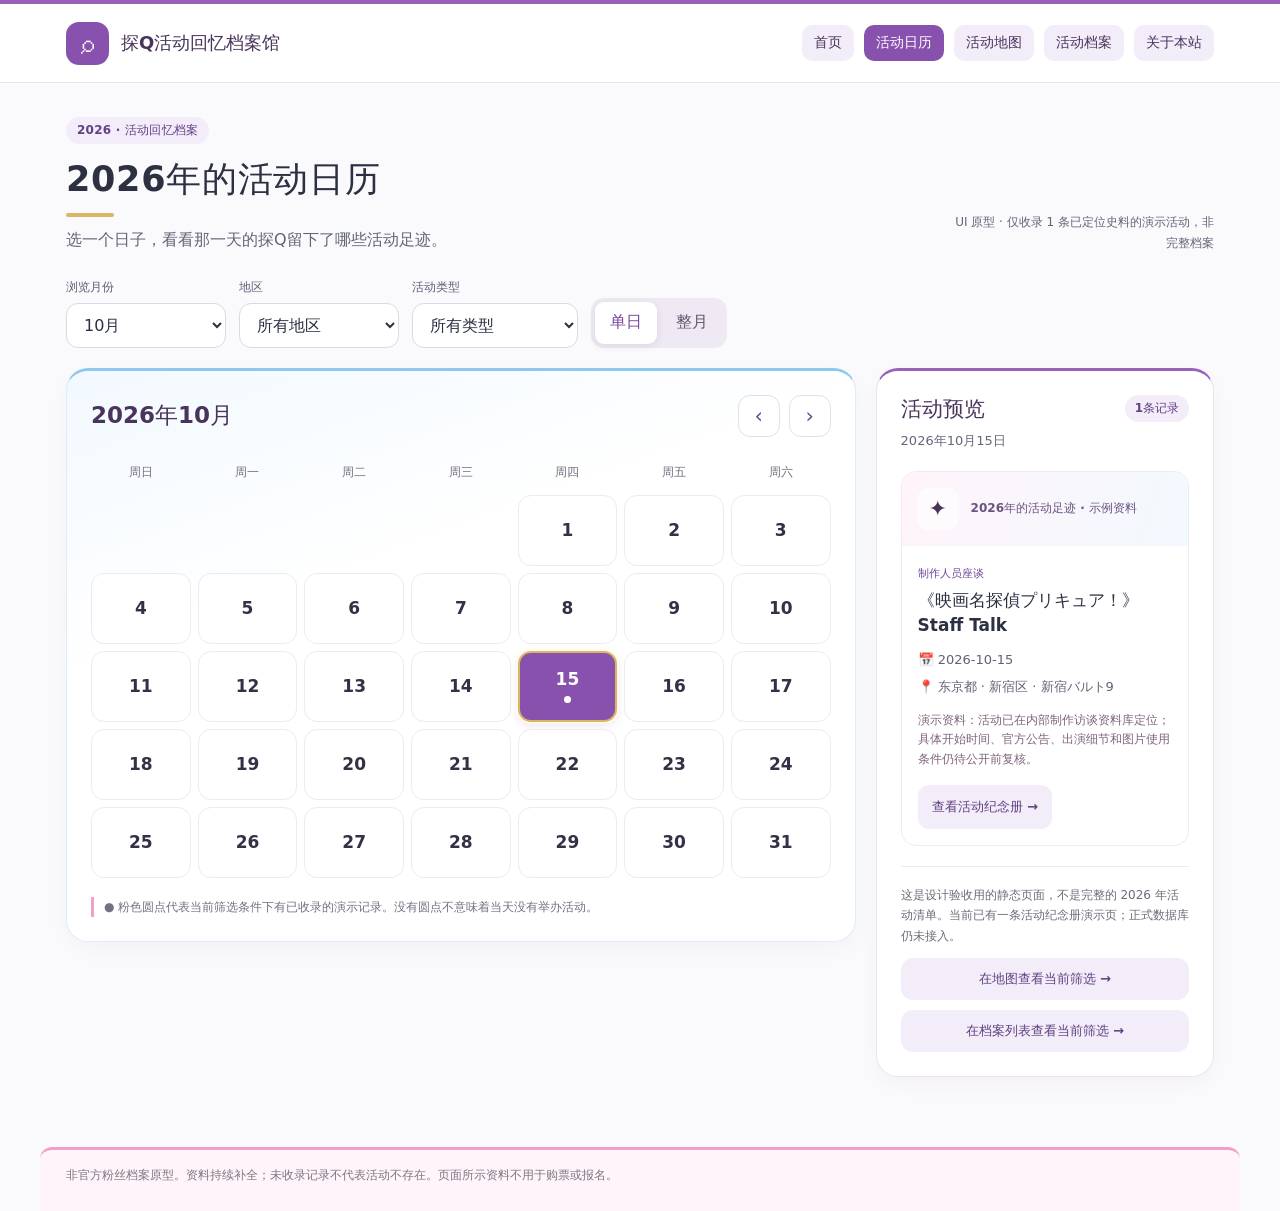
<file: index.html>
<!DOCTYPE html>
<html lang="zh-CN">
<head>
<meta charset="utf-8">
<meta name="viewport" content="width=device-width, initial-scale=1">
<meta name="theme-color" content="#faf9fc">
<title>2026年的活动日历｜探Q活动回忆档案馆</title>
<style>
:root{font-family:"Hiragino Kaku Gothic ProN","Yu Gothic","Microsoft YaHei",system-ui,sans-serif;color:#2c3041;background:#faf9fc;font-synthesis:none}
*{box-sizing:border-box}
body{margin:0}
button,select{font:inherit}
button{cursor:pointer}
button:focus-visible,select:focus-visible,a:focus-visible{outline:3px solid #7951ad;outline-offset:3px}
.site-header{background:#fff;border-bottom:1px solid #ebe6f2}
.head-inner{max-width:1200px;margin:auto;min-height:78px;padding:14px 26px;display:flex;justify-content:space-between;align-items:center;gap:24px}
.brand{display:flex;align-items:center;gap:12px;text-decoration:none;color:#49345b;font-weight:850;font-size:18px}
.brand-mark{width:43px;height:43px;display:grid;place-items:center;border-radius:13px;background:#9862bc;color:#fff;font-size:26px}
.site-nav{display:flex;align-items:center;gap:10px;flex-wrap:wrap}
.site-nav a,.site-nav span{padding:9px 12px;border-radius:10px;text-decoration:none;font-weight:700;font-size:14px}
.site-nav a{color:#49345b;background:#f0e9f6}
.site-nav span{color:#7f7c89}
main{max-width:1200px;margin:auto;padding:34px 26px 70px}
.intro{margin:0 0 24px;display:flex;align-items:flex-end;justify-content:space-between;gap:20px}
.eyebrow{display:inline-block;border-radius:30px;padding:5px 11px;background:#f0e9f6;color:#6b4291;font-size:12px;font-weight:800;letter-spacing:.02em}
h1{font-size:clamp(25px,3vw,35px);letter-spacing:.02em;margin:12px 0 9px}
.intro p{margin:0;color:#626579;line-height:1.8}
.prototype-label{font-size:12px;color:#756581;max-width:260px;text-align:right}
.filters{display:flex;align-items:end;gap:13px;flex-wrap:wrap;margin-bottom:20px}
.field{display:grid;gap:7px;min-width:160px}
.field label{font-size:12px;font-weight:750;color:#606075}
.field select{border:1px solid #ddd8e5;border-radius:12px;background:#fff;padding:11px 35px 11px 13px;color:#2c3041;min-height:44px}
.mode-group{display:flex;gap:4px;background:#eee9f3;padding:4px;border-radius:13px}
.mode-group button{border:0;background:transparent;border-radius:9px;padding:10px 15px;min-height:42px;color:#62576d;font-weight:750}
.mode-group button[aria-pressed="true"]{background:#fff;color:#7845a0;box-shadow:0 2px 8px #37204616}
.content-layout{display:grid;grid-template-columns:minmax(0,7fr) minmax(300px,3fr);gap:20px;align-items:start}
.panel{background:#fff;border:1px solid #eeeaf2;box-shadow:0 8px 22px #35274408;border-radius:22px;padding:24px}
.cal-toolbar{display:flex;align-items:center;justify-content:space-between;gap:15px;margin-bottom:22px}
.cal-toolbar h2{margin:0;font-size:23px;color:#49345b}
.month-control{display:flex;align-items:center;gap:9px}
.month-control button{border:1px solid #e5ddeb;color:#6e488f;background:#fff;border-radius:12px;min-width:42px;min-height:42px;font-size:21px}
.month-control button:disabled{cursor:not-allowed;opacity:.32}
.weekdays,.days{display:grid;grid-template-columns:repeat(7,minmax(0,1fr));gap:7px}
.weekdays{margin-bottom:9px}
.weekdays span{text-align:center;font-size:12px;font-weight:800;color:#757080;padding:5px 0}
.days button,.days .empty{min-width:0;height:71px;border-radius:13px}
.days button{border:1px solid #eee9f3;background:#fcfbfd;color:#333145;position:relative;display:flex;align-items:center;justify-content:center;flex-direction:column;gap:7px;font-weight:750;font-size:17px;transition:background .15s,border-color .15s}
.days button:hover{background:#f3edf8;border-color:#d6c5e6}
.days button[aria-pressed="true"]{background:#9862bc;color:#fff;border-color:#9862bc;box-shadow:0 3px 10px #9862bc33}
.day-dot{width:7px;height:7px;border-radius:50%;background:#e98dbd}
.days button[aria-pressed="true"] .day-dot{background:#fff}
.days button:not([aria-pressed="true"]) .day-dot{box-shadow:0 0 0 2px #fce3f0}
.days .empty{background:transparent}
.calendar-note{margin:19px 0 0;color:#747083;font-size:12px;line-height:1.7}
.side-title{display:flex;justify-content:space-between;align-items:center;gap:10px;margin-bottom:8px}
.side-title h2{margin:0;color:#49345b;font-size:21px}
.count{background:#f4ebf9;color:#744e91;border-radius:20px;padding:5px 10px;font-size:12px;font-weight:800;white-space:nowrap}
.selection{margin:0 0 19px;color:#6b647a;line-height:1.6;font-size:13px}
.event-list{display:grid;gap:14px}
.event-card{border:1px solid #efeaf4;border-radius:15px;overflow:hidden;background:#fff}
.card-banner{background:linear-gradient(110deg,#f3e3f4,#e5f0fa);padding:16px 15px;display:flex;align-items:center;gap:12px}
.card-banner .symbol{background:#fff9;border-radius:12px;width:42px;height:42px;display:grid;place-items:center;font-size:22px}
.card-banner .banner-text{font-size:12px;font-weight:800;color:#6c5281}
.card-body{padding:16px}
.event-tag{font-size:11px;font-weight:800;color:#71469a}
.card-body h3{font-size:17px;line-height:1.5;margin:7px 0 11px}
.card-body p{margin:7px 0;font-size:13px;color:#626275;line-height:1.6}
.review-tag{margin-top:13px!important;color:#7f637c!important;font-size:12px!important}
.detail-link{display:inline-flex;align-items:center;min-height:44px;margin-top:9px;padding:10px 14px;border-radius:11px;background:#f0e9f6;color:#704395;font-size:13px;font-weight:800;text-decoration:none}
.detail-link:hover{background:#e6d6f1}
.empty-state{padding:25px 16px;background:#faf8fc;border:1px dashed #d8c9e4;border-radius:15px;text-align:center;color:#696277;font-size:14px;line-height:1.8}
.empty-state strong{display:block;margin-bottom:6px;color:#49345b}
.side-foot{margin-top:20px;border-top:1px solid #eeeaf2;padding-top:18px}
.side-foot p{margin:0 0 12px;color:#716979;font-size:12px;line-height:1.7}
.map-pending{display:block;width:100%;text-align:center;text-decoration:none;background:#f2ecf7;color:#754c97;border-radius:12px;padding:12px;font-size:13px;font-weight:800}.map-pending:hover{background:#eadcf4}
.side-foot .map-pending + .map-pending{margin-top:10px}
.site-footer{margin:0 auto;max-width:1200px;padding:0 26px 26px;font-size:12px;line-height:1.7;color:#7c7784}
@media(max-width:850px){.content-layout{grid-template-columns:1fr}.prototype-label{text-align:left}.intro{display:block}.intro .prototype-label{margin-top:12px}.side-panel{order:2}}
@media(max-width:560px){.head-inner{display:block;padding:15px 16px}.site-nav{margin-top:12px;gap:5px}.site-nav a,.site-nav span{padding:7px 9px;font-size:12px}main{padding:22px 12px 45px}.filters{gap:10px}.field{flex:1 1 130px;min-width:0}.field select{width:100%}.mode-group{width:100%;display:grid;grid-template-columns:1fr 1fr}.panel{padding:14px;border-radius:17px}.cal-toolbar{margin-bottom:15px}.cal-toolbar h2{font-size:20px}.weekdays,.days{gap:4px}.days button,.days .empty{height:clamp(48px,13vw,61px);border-radius:10px}.days button{font-size:14px;gap:5px}.day-dot{width:6px;height:6px}.site-footer{padding:0 15px 22px}}
@media(prefers-reduced-motion:reduce){*,*:before,*:after{transition:none!important;animation:none!important}}
</style>
<link rel="stylesheet" href="./assets/theme-v12.css">
</head>
<body>
<header class="site-header">
  <div class="head-inner">
    <a class="brand" href="./home.html" aria-label="探Q活动回忆档案馆首页">
      <span class="brand-mark" aria-hidden="true">⌕</span><span>探Q活动回忆档案馆</span>
    </a>
    <nav class="site-nav" aria-label="网站导航">
      <a href="./home.html">首页</a>
      <a href="./index.html" aria-current="page">活动日历</a>
      <a id="nav-map" href="./map.html">活动地图</a>
      <a href="./archive.html">活动档案</a>
      <a href="./about.html">关于本站</a>
    </nav>
  </div>
</header>
<main>
  <div class="intro">
    <div>
      <span class="eyebrow">2026 · 活动回忆档案</span>
      <h1>2026年的活动日历</h1>
      <p>选一个日子，看看那一天的探Q留下了哪些活动足迹。</p>
    </div>
    <p class="prototype-label">UI 原型 · 仅收录 1 条已定位史料的演示活动，非完整档案</p>
  </div>
  <section class="filters" aria-label="活动筛选">
    <div class="field"><label for="month">浏览月份</label>
      <select id="month">
        <option value="1">1月</option><option value="2">2月</option><option value="3">3月</option>
        <option value="4">4月</option><option value="5">5月</option><option value="6">6月</option>
        <option value="7">7月</option><option value="8">8月</option><option value="9">9月</option>
        <option value="10">10月</option><option value="11">11月</option><option value="12">12月</option>
      </select>
    </div>
    <div class="field"><label for="region">地区</label>
      <select id="region"><option value="all">所有地区</option><option value="tokyo">东京都</option><option value="other">其他地区</option></select>
    </div>
    <div class="field"><label for="category">活动类型</label>
      <select id="category"><option value="all">所有类型</option><option value="staff_talk">制作人员座谈</option><option value="other">其他类型</option></select>
    </div>
    <div class="mode-group" aria-label="日期选择方式">
      <button id="day-mode" type="button" aria-pressed="true">单日</button>
      <button id="month-mode" type="button" aria-pressed="false">整月</button>
    </div>
  </section>
  <div class="content-layout">
    <section class="panel" aria-labelledby="calendar-title">
      <div class="cal-toolbar">
        <h2 id="calendar-title">2026年10月</h2>
        <div class="month-control">
          <button id="previous" aria-label="上个月" title="上个月">‹</button>
          <button id="next" aria-label="下个月" title="下个月">›</button>
        </div>
      </div>
      <div class="weekdays" aria-hidden="true"><span>周日</span><span>周一</span><span>周二</span><span>周三</span><span>周四</span><span>周五</span><span>周六</span></div>
      <div id="days" class="days" aria-label="日期"></div>
      <p class="calendar-note">● 粉色圆点代表当前筛选条件下有已收录的演示记录。没有圆点不意味着当天没有举办活动。</p>
    </section>
    <aside class="panel side-panel" aria-labelledby="list-title">
      <div class="side-title"><h2 id="list-title">活动预览</h2><span class="count" id="count">1条记录</span></div>
      <p class="selection" id="selection" aria-live="polite"></p>
      <div class="event-list" id="event-list" aria-live="polite"></div>
      <div class="side-foot">
        <p>这是设计验收用的静态页面，不是完整的 2026 年活动清单。当前已有一条活动纪念册演示页；正式数据库仍未接入。</p>
        <a class="map-pending" id="map-link" href="./map.html">在地图查看当前筛选 →</a>
        <a class="map-pending" id="archive-link" href="./archive.html">在档案列表查看当前筛选 →</a>
      </div>
    </aside>
  </div>
</main>
<footer class="site-footer">非官方粉丝档案原型。资料持续补全；未收录记录不代表活动不存在。页面所示资料不用于购票或报名。</footer>
<script>
"use strict";
// 演示活动只维护在 data/events-demo.json。
let events=[];
const $=id=>document.getElementById(id);
const params=new URLSearchParams(window.location.search);
const allowedMode=["day","month"];
const validMonth=value=>Number.isInteger(Number(value))&&Number(value)>=1&&Number(value)<=12;
const validDay=value=>typeof value==="string"&&/^2026-(0[1-9]|1[0-2])-(0[1-9]|[12][0-9]|3[01])$/.test(value)&&
  (()=>{const a=value.split("-").map(Number);return new Date(a[0],a[1]-1,a[2]).getMonth()===a[1]-1;})();
const dateOf=(month,day)=>"2026-"+String(month).padStart(2,"0")+"-"+String(day).padStart(2,"0");
const initialMonth=validMonth(params.get("month"))?Number(params.get("month")):10;
const state={month:initialMonth,mode:allowedMode.includes(params.get("mode"))?params.get("mode"):"day",
  date:validDay(params.get("date"))?params.get("date"):dateOf(initialMonth,15),
  region:["all","tokyo","other"].includes(params.get("region"))?params.get("region"):"all",
  category:["all","staff_talk","other"].includes(params.get("category"))?params.get("category"):"all"};
if(Number(state.date.slice(5,7))!==state.month)state.date=dateOf(state.month,1);
function persist(){
 const q=new URLSearchParams();
 q.set("month",String(state.month));q.set("mode",state.mode);q.set("date",state.date);
 if(state.region!=="all")q.set("region",state.region);
 if(state.category!=="all")q.set("category",state.category);
 history.pushState(null,"",window.location.pathname+"?"+q.toString());
}
function matches(e){return (state.region==="all"||e.prefecture===state.region)&&
 (state.category==="all"||e.category===state.category);}
function covers(e,date){return e.start<=date&&e.end>=date;}
function rangeStart(){return state.mode==="month"?dateOf(state.month,1):state.date;}
function rangeEnd(){return state.mode==="month"?dateOf(state.month,new Date(2026,state.month,0).getDate()):state.date;}
function filteredEvents(){return events.filter(e=>matches(e)&&e.start<=rangeEnd()&&e.end>=rangeStart());}
function makeText(tag,text,className){const el=document.createElement(tag);el.textContent=text;if(className)el.className=className;return el;}
function renderEvents(){
 const found=filteredEvents(),list=$("event-list");list.replaceChildren();
 $("count").textContent=found.length+"条记录";
 $("selection").textContent=state.mode==="month"?"2026年"+state.month+"月 · 整月":"2026年"+state.month+"月"+Number(state.date.slice(8))+"日";
 if(!found.length){
   const empty=makeText("div","","empty-state");
   empty.append(makeText("strong","当前筛选条件下暂无已收录记录"),makeText("span","这不表示当天或当地没有举办探Q活动。"));
   list.append(empty);return;
 }
 for(const e of found){
   const card=makeText("article","","event-card"),banner=makeText("div","","card-banner");
   banner.append(makeText("span","✦","symbol"),makeText("span","2026年的活动足迹 · 示例资料","banner-text"));
   const body=makeText("div","","card-body");
   body.append(makeText("span",e.categoryName,"event-tag"),makeText("h3",e.title),
     makeText("p","📅 "+e.start+(e.end!==e.start?" ～ "+e.end:"")),
     makeText("p","📍 "+e.regionName+" · "+e.venue),
     makeText("p",e.note,"review-tag"));
   const query=new URLSearchParams({id:e.id,from:"calendar",month:String(state.month),mode:state.mode,date:state.date});
   if(state.region!=="all")query.set("region",state.region);
   if(state.category!=="all")query.set("category",state.category);
   const link=makeText("a","查看活动纪念册 →","detail-link");
   link.href="./event.html?"+query.toString();
   body.append(link);
   card.append(banner,body);list.append(card);
 }
}
function renderCalendar(){
 $("month").value=String(state.month);$("region").value=state.region;$("category").value=state.category;
 $("day-mode").setAttribute("aria-pressed",String(state.mode==="day"));
 $("month-mode").setAttribute("aria-pressed",String(state.mode==="month"));
 $("calendar-title").textContent="2026年"+state.month+"月";
 $("previous").disabled=state.month===1;$("next").disabled=state.month===12;
 const root=$("days");root.replaceChildren();
 const offset=new Date(2026,state.month-1,1).getDay();
 const numDays=new Date(2026,state.month,0).getDate();
 for(let i=0;i<offset;i++){const blank=makeText("div","","empty");blank.setAttribute("aria-hidden","true");root.append(blank);}
 for(let day=1;day<=numDays;day++){
   const date=dateOf(state.month,day),has=events.some(e=>matches(e)&&covers(e,date));
   const button=makeText("button",String(day));
   button.type="button";button.dataset.day=String(day);
   button.setAttribute("aria-label","2026年"+state.month+"月"+day+"日"+(has?"，有已收录记录":"，当前无已收录记录"));
   button.setAttribute("aria-pressed",String(state.mode==="day"&&state.date===date));
   if(has)button.append(makeText("span","","day-dot"));
   button.addEventListener("click",()=>{
     state.date=date;state.mode="day";persist();render();});
   root.append(button);
 }
 renderEvents();
}
function mapUrl(){
 const q=new URLSearchParams({month:String(state.month),mode:state.mode,date:state.date});
 if(state.region==="tokyo")q.set("pref","13");
 if(state.region==="other")q.set("region","other");
 if(state.category!=="all")q.set("category",state.category);
 return "./map.html?"+q.toString();
}
function archiveUrl(){
 const q=new URLSearchParams({month:String(state.month),mode:state.mode,date:state.date});
 if(state.region!=="all")q.set("region",state.region);
 if(state.category!=="all")q.set("category",state.category);
 return "./archive.html?"+q.toString();
}
function render(){
 renderCalendar();
 const url=mapUrl();
 $("map-link").href=url;
 $("nav-map").href=url;
 $("archive-link").href=archiveUrl();
}
function changeMonth(month){
 if(month<1||month>12)return;
 state.month=month;
 state.date=dateOf(month,1);
 persist();render();
}
$("previous").addEventListener("click",()=>changeMonth(state.month-1));
$("next").addEventListener("click",()=>changeMonth(state.month+1));
$("month").addEventListener("change",e=>changeMonth(Number(e.target.value)));
$("region").addEventListener("change",e=>{state.region=e.target.value;persist();render();});
$("category").addEventListener("change",e=>{state.category=e.target.value;persist();render();});
$("day-mode").addEventListener("click",()=>{state.mode="day";persist();render();});
$("month-mode").addEventListener("click",()=>{state.mode="month";persist();render();});
window.addEventListener("popstate",()=>{
 const q=new URLSearchParams(location.search),m=Number(q.get("month"));
 state.month=validMonth(m)?m:10;
 state.mode=allowedMode.includes(q.get("mode"))?q.get("mode"):"day";
 state.date=validDay(q.get("date"))?q.get("date"):dateOf(state.month,1);
 if(Number(state.date.slice(5,7))!==state.month)state.date=dateOf(state.month,1);
 state.region=["all","tokyo","other"].includes(q.get("region"))?q.get("region"):"all";
 state.category=["all","staff_talk","other"].includes(q.get("category"))?q.get("category"):"all";
 render();
});
(async()=>{
 try{
  const response=await fetch("./data/events-demo.json");
  if(!response.ok)throw Error("演示活动 JSON 请求失败");
  const data=await response.json();
  if(!Array.isArray(data.events)||data.events.some(e=>!e.id||!e.start||!e.end))throw Error("演示活动数据格式异常");
  events=data.events;
  render();
 }catch(error){
  console.error(error);
  $("count").textContent="读取失败";
  $("selection").textContent="演示数据暂不可用";
  $("event-list").replaceChildren(makeText("div","活动记录读取失败，请稍后刷新页面。此状态不代表历史上没有举办活动。","empty-state"));
 }
})();
</script>
</body>
</html>
</file>
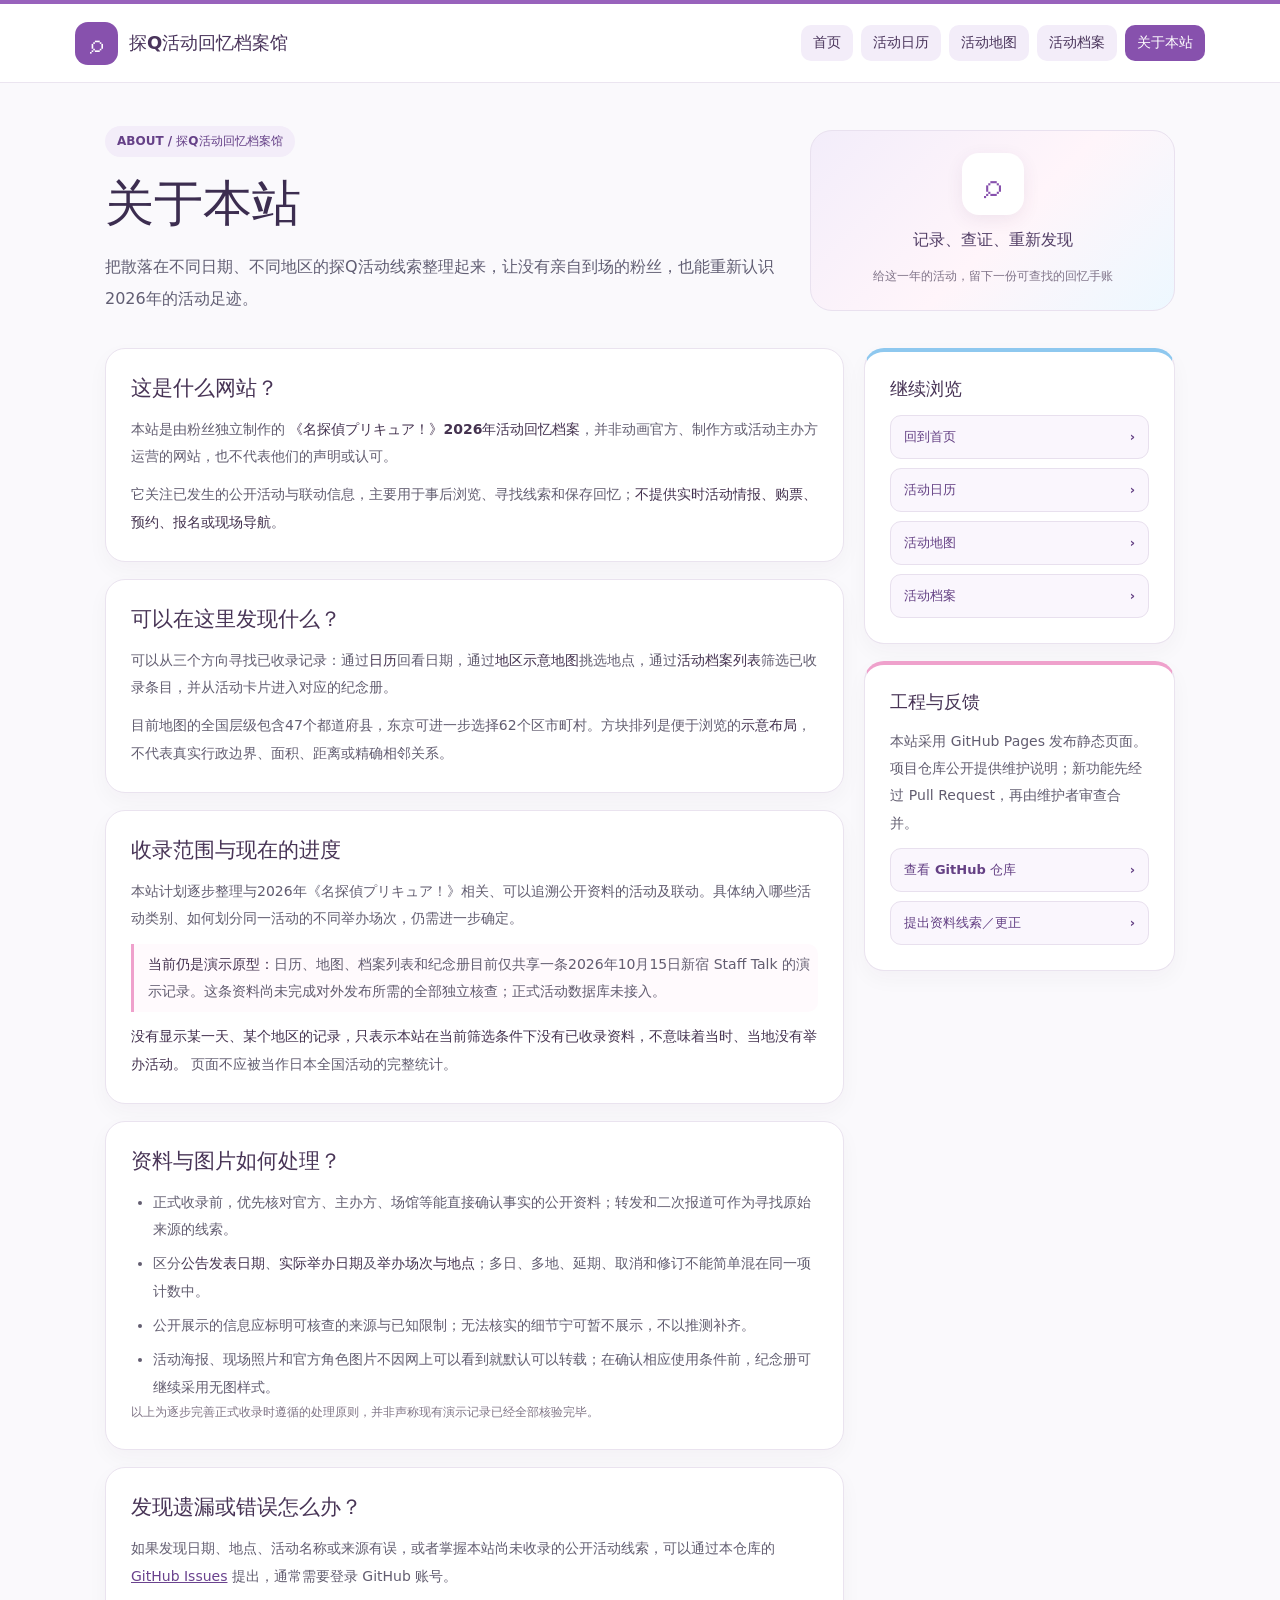
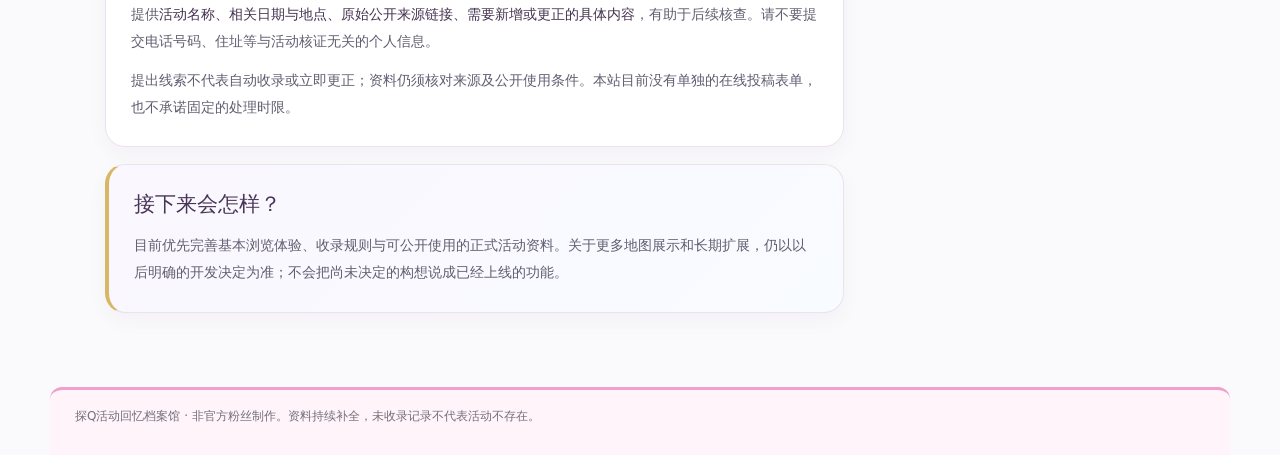
<file: about.html>
<!doctype html>
<html lang="zh-CN">
<head>
<meta charset="utf-8">
<meta name="viewport" content="width=device-width,initial-scale=1">
<meta name="theme-color" content="#faf9fc">
<meta name="description" content="了解非官方探Q活动回忆档案馆的收录范围、资料来源、核查原则及补充更正方式。">
<title>关于本站｜探Q活动回忆档案馆</title>
<style>
:root{font-family:"Hiragino Kaku Gothic ProN","Yu Gothic","Microsoft YaHei",system-ui,sans-serif;color:#2c3041;background:#faf9fc;font-synthesis:none}
*{box-sizing:border-box}
body{margin:0;min-width:0}
a{color:#6a428e}
a:focus-visible{outline:3px solid #8751ad;outline-offset:3px}
.site-header{background:#fff;border-bottom:1px solid #eee9f3}
.head-inner{max-width:1180px;min-height:78px;margin:auto;padding:15px 25px;display:flex;align-items:center;justify-content:space-between;gap:22px}
.brand{display:flex;align-items:center;gap:11px;text-decoration:none;color:#49345b;font-weight:850;font-size:18px}
.brand-mark{display:grid;place-items:center;flex:0 0 43px;width:43px;height:43px;border-radius:13px;background:#9862bc;color:#fff;font-size:26px}
.site-nav{display:flex;align-items:center;gap:8px;flex-wrap:wrap}
.site-nav a{padding:9px 12px;border-radius:10px;font-size:14px;font-weight:750;text-decoration:none;background:#f1eaf7;color:#49345b}
.site-nav a:hover{background:#e9def4}
main{max-width:1120px;margin:auto;padding:43px 25px 74px}
.hero{display:grid;grid-template-columns:minmax(0,1fr) minmax(260px,.54fr);gap:30px;align-items:center;margin-bottom:33px}
.eyebrow{display:inline-block;border-radius:30px;background:#f0e9f6;color:#704394;font-size:12px;font-weight:850;padding:7px 12px}
h1{font-size:clamp(33px,4.5vw,49px);line-height:1.3;color:#3c2d50;margin:15px 0}
.lead{font-size:16px;line-height:2;color:#615e73;max-width:720px;margin:0}
.paper{border-radius:22px;min-height:180px;display:flex;flex-direction:column;justify-content:center;align-items:center;gap:15px;border:1px solid #e9e1ef;background:linear-gradient(135deg,#f3edfa,#fff5fa 54%,#edf8ff);text-align:center;padding:22px}
.paper-symbol{width:62px;height:62px;border-radius:17px;display:grid;place-items:center;font-size:34px;background:#fff;color:#8751ad;box-shadow:0 5px 18px #50356215}
.paper strong{font-size:16px;color:#513d65}
.paper span{font-size:12px;color:#807489;line-height:1.8}
.layout{display:grid;grid-template-columns:minmax(0,1fr) minmax(235px,.42fr);gap:20px;align-items:start}
.article{display:grid;gap:17px;min-width:0}
.panel{background:#fff;border:1px solid #eae3ef;border-radius:20px;box-shadow:0 8px 21px #34234409;padding:25px;min-width:0}
.panel h2{font-size:21px;margin:0 0 14px;color:#483456}
.panel p,.panel li{font-size:14px;line-height:1.95;color:#625d70}
.panel p{margin:0 0 11px}
.panel p:last-child{margin-bottom:0}
.panel ul{padding-left:22px;margin:7px 0 0}
.panel li+li{margin-top:7px}
.panel strong{color:#44324f}
.panel .muted{font-size:12px;color:#807586}
.panel .hint{border-left:3px solid #efa1cc;padding:7px 0 7px 14px;background:#fffafd;border-radius:0 10px 10px 0}
.side{display:grid;gap:17px}
.side .panel{background:#fff}
.side .panel:first-child{border-top:4px solid #8ec8ef}
.side .panel:last-child{border-top:4px solid #efa1cc}
.side h2{font-size:18px}
.side-links{display:grid;gap:9px}
.side-links a{display:flex;align-items:center;justify-content:space-between;gap:10px;min-height:44px;border:1px solid #e8e0ee;border-radius:11px;background:#faf6fd;color:#644084;text-decoration:none;font-size:13px;font-weight:850;padding:10px 13px}
.side-links a:hover{background:#f0e7f8}
.notice{background:linear-gradient(135deg,#faf7fe,#f8fbff);border-left:4px solid #d8b764}
.note-list{margin-top:11px}
.site-footer{max-width:1180px;margin:auto;padding:16px 25px 28px;color:#746f7d;font-size:12px;line-height:1.85}
@media(max-width:850px){.hero,.layout{grid-template-columns:1fr}.hero{gap:18px}.paper{min-height:145px}.side{grid-template-columns:repeat(2,minmax(0,1fr))}}
@media(max-width:560px){.head-inner{display:block;padding:14px 15px}.brand{font-size:16px}.site-nav{margin-top:12px;gap:5px}.site-nav a{font-size:12px;padding:7px 9px}main{padding:27px 13px 45px}.lead{font-size:15px}.panel{padding:18px;border-radius:17px}.panel h2{font-size:19px}.side{grid-template-columns:1fr}.site-footer{padding:15px 14px 24px}}
@media(prefers-reduced-motion:reduce){*{transition:none!important;animation:none!important}}
</style>
<link rel="stylesheet" href="./assets/theme-v12.css">
</head>
<body>
<header class="site-header">
  <div class="head-inner">
    <a class="brand" href="./home.html" aria-label="探Q活动回忆档案馆首页"><span class="brand-mark" aria-hidden="true">⌕</span><span>探Q活动回忆档案馆</span></a>
    <nav class="site-nav" aria-label="网站导航">
      <a href="./home.html">首页</a>
      <a href="./index.html">活动日历</a>
      <a href="./map.html">活动地图</a>
      <a href="./archive.html">活动档案</a>
      <a href="./about.html" aria-current="page">关于本站</a>
    </nav>
  </div>
</header>
<main>
  <section class="hero" aria-labelledby="about-title">
    <div>
      <span class="eyebrow">ABOUT / 探Q活动回忆档案馆</span>
      <h1 id="about-title">关于本站</h1>
      <p class="lead">把散落在不同日期、不同地区的探Q活动线索整理起来，让没有亲自到场的粉丝，也能重新认识2026年的活动足迹。</p>
    </div>
    <div class="paper" aria-hidden="true">
      <div class="paper-symbol">⌕</div>
      <strong>记录、查证、重新发现</strong>
      <span>给这一年的活动，留下一份可查找的回忆手账</span>
    </div>
  </section>
  <div class="layout">
    <div class="article">
      <section class="panel" aria-labelledby="identity-title">
        <h2 id="identity-title">这是什么网站？</h2>
        <p>本站是由粉丝独立制作的 <strong>《名探偵プリキュア！》2026年活动回忆档案</strong>，并非动画官方、制作方或活动主办方运营的网站，也不代表他们的声明或认可。</p>
        <p>它关注已发生的公开活动与联动信息，主要用于事后浏览、寻找线索和保存回忆；<strong>不提供实时活动情报、购票、预约、报名或现场导航</strong>。</p>
      </section>
      <section class="panel" aria-labelledby="browse-title">
        <h2 id="browse-title">可以在这里发现什么？</h2>
        <p>可以从三个方向寻找已收录记录：通过<strong>日历</strong>回看日期，通过<strong>地区示意地图</strong>挑选地点，通过<strong>活动档案列表</strong>筛选已收录条目，并从活动卡片进入对应的纪念册。</p>
        <p>目前地图的全国层级包含47个都道府县，东京可进一步选择62个区市町村。方块排列是便于浏览的<strong>示意布局</strong>，不代表真实行政边界、面积、距离或精确相邻关系。</p>
      </section>
      <section class="panel" aria-labelledby="coverage-title">
        <h2 id="coverage-title">收录范围与现在的进度</h2>
        <p>本站计划逐步整理与2026年《名探偵プリキュア！》相关、可以追溯公开资料的活动及联动。具体纳入哪些活动类别、如何划分同一活动的不同举办场次，仍需进一步确定。</p>
        <p class="hint"><strong>当前仍是演示原型：</strong>日历、地图、档案列表和纪念册目前仅共享一条2026年10月15日新宿 Staff Talk 的演示记录。这条资料尚未完成对外发布所需的全部独立核查；正式活动数据库未接入。</p>
        <p><strong>没有显示某一天、某个地区的记录，只表示本站在当前筛选条件下没有已收录资料，不意味着当时、当地没有举办活动。</strong> 页面不应被当作日本全国活动的完整统计。</p>
      </section>
      <section class="panel" aria-labelledby="source-title">
        <h2 id="source-title">资料与图片如何处理？</h2>
        <ul>
          <li>正式收录前，优先核对官方、主办方、场馆等能直接确认事实的公开资料；转发和二次报道可作为寻找原始来源的线索。</li>
          <li>区分<strong>公告发表日期</strong>、<strong>实际举办日期</strong>及<strong>举办场次与地点</strong>；多日、多地、延期、取消和修订不能简单混在同一项计数中。</li>
          <li>公开展示的信息应标明可核查的来源与已知限制；无法核实的细节宁可暂不展示，不以推测补齐。</li>
          <li>活动海报、现场照片和官方角色图片不因网上可以看到就默认可以转载；在确认相应使用条件前，纪念册可继续采用无图样式。</li>
        </ul>
        <p class="muted">以上为逐步完善正式收录时遵循的处理原则，并非声称现有演示记录已经全部核验完毕。</p>
      </section>
      <section class="panel" aria-labelledby="feedback-title">
        <h2 id="feedback-title">发现遗漏或错误怎么办？</h2>
        <p>如果发现日期、地点、活动名称或来源有误，或者掌握本站尚未收录的公开活动线索，可以通过本仓库的 <a href="https://github.com/enhayato/star-detective-precure-web-lab/issues" target="_blank" rel="noopener noreferrer">GitHub Issues</a> 提出，通常需要登录 GitHub 账号。</p>
        <p>提供<strong>活动名称、相关日期与地点、原始公开来源链接、需要新增或更正的具体内容</strong>，有助于后续核查。请不要提交电话号码、住址等与活动核证无关的个人信息。</p>
        <p>提出线索不代表自动收录或立即更正；资料仍须核对来源及公开使用条件。本站目前没有单独的在线投稿表单，也不承诺固定的处理时限。</p>
      </section>
      <section class="panel notice" aria-labelledby="future-title">
        <h2 id="future-title">接下来会怎样？</h2>
        <p>目前优先完善基本浏览体验、收录规则与可公开使用的正式活动资料。关于更多地图展示和长期扩展，仍以以后明确的开发决定为准；不会把尚未决定的构想说成已经上线的功能。</p>
      </section>
    </div>
    <aside class="side" aria-label="网站快捷入口">
      <section class="panel" aria-labelledby="links-title">
        <h2 id="links-title">继续浏览</h2>
        <div class="side-links">
          <a href="./home.html">回到首页 <span aria-hidden="true">›</span></a>
          <a href="./index.html">活动日历 <span aria-hidden="true">›</span></a>
          <a href="./map.html">活动地图 <span aria-hidden="true">›</span></a>
          <a href="./archive.html">活动档案 <span aria-hidden="true">›</span></a>
        </div>
      </section>
      <section class="panel" aria-labelledby="project-title">
        <h2 id="project-title">工程与反馈</h2>
        <p>本站采用 GitHub Pages 发布静态页面。项目仓库公开提供维护说明；新功能先经过 Pull Request，再由维护者审查合并。</p>
        <div class="side-links">
          <a href="https://github.com/enhayato/star-detective-precure-web-lab" target="_blank" rel="noopener noreferrer">查看 GitHub 仓库 <span aria-hidden="true">›</span></a>
          <a href="https://github.com/enhayato/star-detective-precure-web-lab/issues" target="_blank" rel="noopener noreferrer">提出资料线索／更正 <span aria-hidden="true">›</span></a>
        </div>
      </section>
    </aside>
  </div>
</main>
<footer class="site-footer">探Q活动回忆档案馆 · 非官方粉丝制作。资料持续补全，未收录记录不代表活动不存在。</footer>
</body>
</html>
</file>
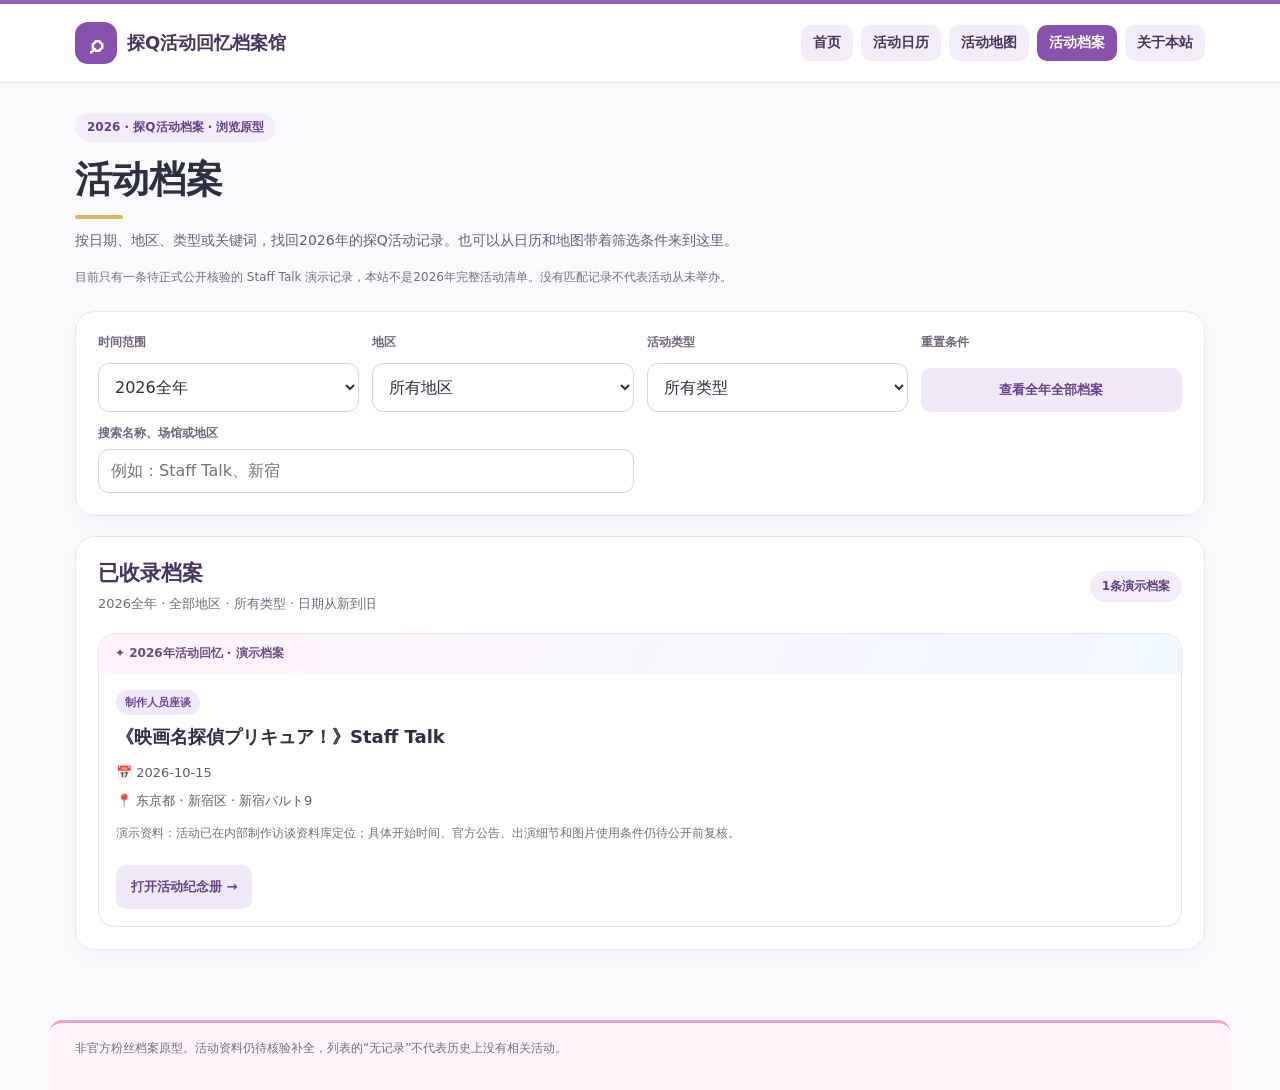
<file: archive.html>
<!doctype html>
<html lang="zh-CN">
<head>
<meta charset="utf-8"><meta name="viewport" content="width=device-width,initial-scale=1"><meta name="theme-color" content="#faf9fc">
<title>活动档案｜探Q活动回忆档案馆</title>
<style>
:root{font-family:"Hiragino Kaku Gothic ProN","Yu Gothic","Microsoft YaHei",system-ui,sans-serif;color:#2c3041;background:#faf9fc}
*{box-sizing:border-box}[hidden]{display:none!important}body{margin:0}button,input,select{font:inherit}button{cursor:pointer}
a:focus-visible,button:focus-visible,input:focus-visible,select:focus-visible{outline:3px solid #8751ad;outline-offset:3px}
header{background:#fff;border-bottom:1px solid #eee9f3}.head-inner{max-width:1180px;margin:auto;padding:15px 25px;min-height:78px;display:flex;gap:20px;justify-content:space-between;align-items:center}
.brand{display:flex;gap:10px;align-items:center;text-decoration:none;color:#49345b;font-size:18px;font-weight:850}.brand-mark{width:42px;height:42px;display:grid;place-items:center;border-radius:13px;background:#9862bc;color:#fff;font-size:25px}
nav{display:flex;gap:8px;align-items:center;flex-wrap:wrap}nav a,nav span{padding:9px 12px;border-radius:10px;font-weight:750;font-size:14px}nav a{background:#f1eaf7;color:#49345b;text-decoration:none}nav span{color:#777182}
main{max-width:1180px;margin:auto;padding:30px 25px 70px}.eyebrow{display:inline-block;padding:6px 12px;border-radius:30px;background:#f0e9f6;color:#714b92;font-size:12px;font-weight:850}
h1{font-size:clamp(26px,3vw,37px);margin:13px 0 9px}.lead{font-size:14px;color:#646078;line-height:1.8;max-width:760px;margin:0 0 14px}.notice{font-size:12px;color:#736d7c;line-height:1.8;margin:0 0 22px}
.panel{background:#fff;border:1px solid #ebe5f0;border-radius:20px;box-shadow:0 8px 25px #34234408;padding:22px}
.filters{display:grid;grid-template-columns:repeat(4,minmax(0,1fr));gap:13px;margin-bottom:20px}.field{display:grid;gap:7px;min-width:0}.field label{font-size:12px;font-weight:800;color:#70657b}
.field select,.field input{width:100%;min-width:0;min-height:44px;background:#fff;border:1px solid #dad3e5;border-radius:11px;padding:10px 12px;color:#2c3041;font-size:16px}
.field.search,.field.month-field,.field.date-field{grid-column:span 2}
.summary{display:flex;gap:12px;justify-content:space-between;align-items:center;flex-wrap:wrap;margin-bottom:18px}.summary h2{margin:0;color:#49345b;font-size:21px}.summary p{margin:7px 0 0;font-size:13px;color:#716a7b;line-height:1.6}
.count{border-radius:30px;padding:7px 12px;background:#f1eaf7;color:#624083;font-weight:850;font-size:12px}
.list{display:grid;gap:14px}.entry{border:1px solid #eae3ef;border-radius:16px;overflow:hidden;background:#fff}.entry-banner{padding:11px 16px;background:linear-gradient(115deg,#fff3fa,#f0f8fe);font-size:12px;color:#6c4b83;font-weight:850}
.entry-body{padding:17px}.entry-body h3{margin:8px 0 11px;line-height:1.55;font-size:18px;overflow-wrap:anywhere}.tag{display:inline-block;background:#f0eaf8;color:#704296;padding:5px 9px;border-radius:30px;font-size:11px;font-weight:800}
.meta{font-size:13px;line-height:1.8;color:#5d5d6b;margin:4px 0}.note{font-size:12px;line-height:1.75;color:#776d7f;margin:11px 0}
.detail{display:inline-flex;align-items:center;justify-content:center;min-height:44px;margin-top:10px;padding:10px 15px;background:#f0eaf8;border:0;border-radius:10px;color:#674185;font-size:13px;text-decoration:none;font-weight:850}.detail:hover{background:#e6d6f1}
.empty{padding:30px 18px;border:1px dashed #d9cde5;border-radius:14px;text-align:center;color:#70687a;font-size:13px;line-height:1.8}.empty strong{display:block;color:#49345b;margin-bottom:7px}
footer{max-width:1180px;margin:auto;padding:0 25px 30px;font-size:12px;color:#716e7c;line-height:1.8}
@media(max-width:750px){.filters{grid-template-columns:repeat(2,minmax(0,1fr))}}
@media(max-width:560px){.head-inner{display:block;padding:14px 15px}.brand{font-size:16px}nav{margin-top:12px;gap:5px}nav a,nav span{font-size:12px;padding:7px 9px}main{padding:23px 12px 50px}.panel{padding:15px;border-radius:16px}.filters{grid-template-columns:1fr 1fr;gap:10px}.field.search,.field.month-field,.field.date-field{grid-column:1/-1}.entry-body{padding:14px}footer{padding:0 14px 24px}}
</style>
<link rel="stylesheet" href="./assets/theme-v12.css">
</head>
<body>
<header class="site-header"><div class="head-inner">
<a class="brand" href="./home.html"><span class="brand-mark" aria-hidden="true">⌕</span>探Q活动回忆档案馆</a>
<nav class="site-nav" aria-label="网站导航"><a href="./home.html">首页</a><a href="./index.html">活动日历</a><a href="./map.html">活动地图</a><a href="./archive.html" aria-current="page">活动档案</a><a href="./about.html">关于本站</a></nav>
</div></header>
<main>
<span class="eyebrow">2026 · 探Q活动档案 · 浏览原型</span><h1>活动档案</h1>
<p class="lead">按日期、地区、类型或关键词，找回2026年的探Q活动记录。也可以从日历和地图带着筛选条件来到这里。</p>
<p class="notice">目前只有一条待正式公开核验的 Staff Talk 演示记录，本站不是2026年完整活动清单。没有匹配记录不代表活动从未举办。</p>
<section class="panel filters" aria-label="档案筛选">
<div class="field"><label for="mode">时间范围</label><select id="mode"><option value="all">2026全年</option><option value="month">整月</option><option value="day">单日</option></select></div>
<div class="field"><label for="region">地区</label><select id="region"><option value="all">所有地区</option><option value="tokyo">东京都</option><option value="other">其他地区</option></select></div>
<div class="field"><label for="category">活动类型</label><select id="category"><option value="all">所有类型</option><option value="staff_talk">制作人员座谈</option><option value="other">其他类型</option></select></div>
<div class="field"><label for="clear">重置条件</label><button type="button" class="detail" id="clear">查看全年全部档案</button></div>
<div class="field month-field" id="month-field" hidden><label for="month">月份</label><select id="month"></select></div>
<div class="field date-field" id="date-field" hidden><label for="date">日期</label><input id="date" type="date" min="2026-01-01" max="2026-12-31"></div>
<div class="field search"><label for="keyword">搜索名称、场馆或地区</label><input id="keyword" type="search" placeholder="例如：Staff Talk、新宿" maxlength="120" autocomplete="off"></div>
</section>
<section class="panel" aria-labelledby="result-heading"><div class="summary"><div><h2 id="result-heading">已收录档案</h2><p id="filter-summary" aria-live="polite"></p></div><span class="count" id="count">载入中</span></div><div class="list" id="list" aria-live="polite"><p>正在载入演示活动……</p></div></section>
</main>
<footer>非官方粉丝档案原型。活动资料仍待核验补全，列表的“无记录”不代表历史上没有相关活动。</footer>
<script>
"use strict";
const $=id=>document.getElementById(id);
const validMonth=v=>/^(?:[1-9]|1[0-2])$/.test(String(v));
const validDate=v=>typeof v==="string"&&/^2026-(0[1-9]|1[0-2])-(0[1-9]|[12]\d|3[01])$/.test(v)&&(()=>{const [y,m,d]=v.split("-").map(Number);return new Date(y,m-1,d).getMonth()===m-1;})();
const dateOf=(m,d)=>"2026-"+String(m).padStart(2,"0")+"-"+String(d).padStart(2,"0");
function readState(params){
 const month=validMonth(params.get("month"))?Number(params.get("month")):10;
 const date=validDate(params.get("date"))?params.get("date"):dateOf(month,15);
 const mode=["all","month","day"].includes(params.get("mode"))?params.get("mode"):"all";
 return {mode,month:mode==="day"?Number(date.slice(5,7)):month,date,
  region:["all","tokyo","other"].includes(params.get("region"))?params.get("region"):"all",
  category:["all","staff_talk","other"].includes(params.get("category"))?params.get("category"):"all",
  keyword:(params.get("q")||"").slice(0,120)};
}
let state=readState(new URLSearchParams(location.search)),events=[];
function stateQuery(){
 const q=new URLSearchParams();
 if(state.mode!=="all"){q.set("mode",state.mode);q.set("month",String(state.month));if(state.mode==="day")q.set("date",state.date);}
 if(state.region!=="all")q.set("region",state.region);
 if(state.category!=="all")q.set("category",state.category);
 if(state.keyword.trim())q.set("q",state.keyword.trim());
 return q;
}
function persist(replace=false){
 const q=stateQuery().toString();
 history[replace?"replaceState":"pushState"](null,"",location.pathname+(q?"?"+q:""));
}
function matches(e){
 const start=state.mode==="all"?"2026-01-01":state.mode==="month"?dateOf(state.month,1):state.date;
 const end=state.mode==="all"?"2026-12-31":state.mode==="month"?dateOf(state.month,new Date(2026,state.month,0).getDate()):state.date;
 const text=[e.title,e.venue,e.regionName,e.categoryName].filter(Boolean).join(" ").normalize("NFKC").toLocaleLowerCase();
 return e.start<=end&&e.end>=start&&
  (state.region==="all"||e.prefecture===state.region)&&
  (state.category==="all"||e.category===state.category)&&
  text.includes(state.keyword.trim().normalize("NFKC").toLocaleLowerCase());
}
function txt(tag,value,className){const x=document.createElement(tag);x.textContent=value;if(className)x.className=className;return x;}
function render(){
 $("mode").value=state.mode;$("region").value=state.region;$("category").value=state.category;
 $("month").value=String(state.month);$("date").value=state.date;$("keyword").value=state.keyword;
 $("month-field").hidden=state.mode!=="month";$("date-field").hidden=state.mode!=="day";
 const results=events.filter(matches).sort((a,b)=>b.start.localeCompare(a.start)||b.end.localeCompare(a.end)||a.id.localeCompare(b.id));
 $("count").textContent=results.length+"条演示档案";
 const when=state.mode==="all"?"2026全年":state.mode==="month"?"2026年"+state.month+"月":state.date.replace(/-/g,"/");
 const where=state.region==="tokyo"?"东京都":state.region==="other"?"其他地区":"全部地区";
 $("filter-summary").textContent=when+" · "+where+" · "+(state.category==="all"?"所有类型":state.category==="staff_talk"?"制作人员座谈":"其他类型")+" · 日期从新到旧";
 const list=$("list");list.replaceChildren();
 if(!results.length){
  const x=txt("div","","empty");x.append(txt("strong","当前条件下没有已收录演示档案"),txt("span","请调整筛选条件。这不表示有关活动从未举办。"));list.append(x);return;
 }
 for(const e of results){
  const card=txt("article","","entry"),band=txt("div","✦ 2026年活动回忆 · 演示档案","entry-banner"),body=txt("div","","entry-body");
  body.append(txt("span",e.categoryName,"tag"),txt("h3",e.title),txt("p","📅 "+e.start+(e.end!==e.start?" ～ "+e.end:""),"meta"),txt("p","📍 "+e.regionName+" · "+e.venue,"meta"),txt("p",e.note,"note"));
  const q=stateQuery();q.set("id",e.id);q.set("from","archive");
  const link=txt("a","打开活动纪念册 →","detail");link.href="./event.html?"+q.toString();
  body.append(link);card.append(band,body);list.append(card);
 }
}
function init(){
 for(let i=1;i<=12;i++){const opt=txt("option",i+"月");opt.value=String(i);$("month").append(opt);}
 $("mode").addEventListener("change",e=>{state.mode=e.target.value;persist();render();});
 $("month").addEventListener("change",e=>{state.month=Number(e.target.value);persist();render();});
 $("date").addEventListener("change",e=>{if(!validDate(e.target.value)){render();return;}state.date=e.target.value;state.month=Number(state.date.slice(5,7));persist();render();});
 $("region").addEventListener("change",e=>{state.region=e.target.value;persist();render();});
 $("category").addEventListener("change",e=>{state.category=e.target.value;persist();render();});
 $("keyword").addEventListener("input",e=>{state.keyword=e.target.value;persist(true);render();});
 $("clear").addEventListener("click",()=>{state=readState(new URLSearchParams());persist();render();});
 window.addEventListener("popstate",()=>{state=readState(new URLSearchParams(location.search));render();});
}
(async()=>{
 try{
  const res=await fetch("./data/events-demo.json");if(!res.ok)throw Error("HTTP "+res.status);
  const data=await res.json();if(!Array.isArray(data.events))throw Error("演示档案格式异常");
  if(data.events.some(e=>!e.id||!e.title||!e.start||!e.end||!e.prefecture||!e.category))throw Error("演示档案必要字段缺失");
  events=data.events;init();render();
 }catch(e){$("count").textContent="加载失败";$("list").replaceChildren(txt("p","活动资料载入失败，请检查 GitHub Pages 部署和演示 JSON。"));console.error(e);}
})();
</script></body></html>
</file>
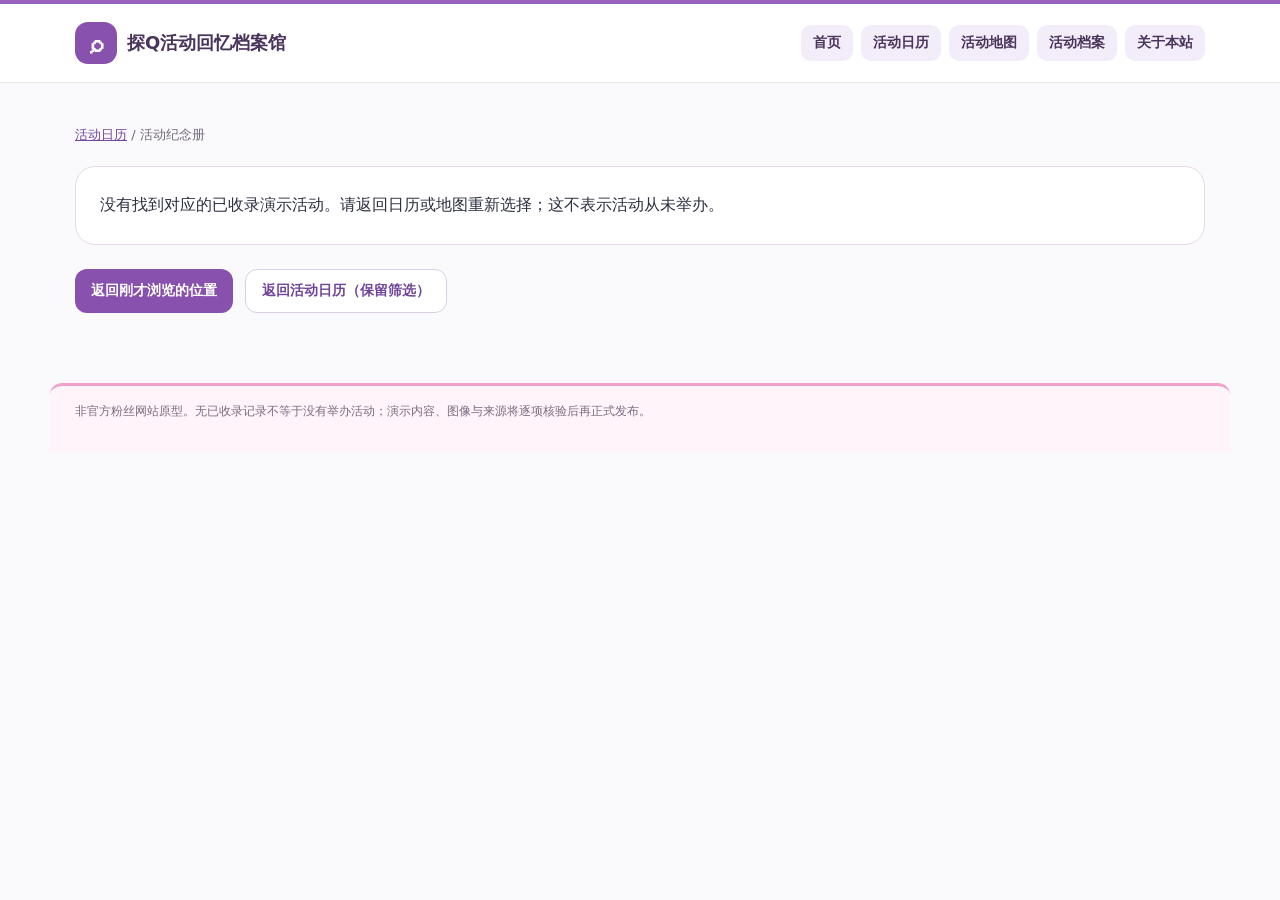
<file: event.html>
<!doctype html>
<html lang="zh-CN">
<head>
<meta charset="utf-8"><meta name="viewport" content="width=device-width,initial-scale=1"><meta name="theme-color" content="#faf9fc">
<title>活动纪念册｜探Q活动回忆档案馆</title>
<style>
:root{font-family:"Hiragino Kaku Gothic ProN","Yu Gothic","Microsoft YaHei",system-ui,sans-serif;color:#2c3041;background:#faf9fc}
*{box-sizing:border-box}body{margin:0}button{font:inherit;cursor:pointer}a:focus-visible,button:focus-visible{outline:3px solid #7951ad;outline-offset:3px}[hidden]{display:none!important}
header{background:#fff;border-bottom:1px solid #eee9f3}.head-inner{max-width:1180px;margin:auto;min-height:78px;padding:15px 25px;display:flex;justify-content:space-between;align-items:center;gap:20px}
.brand{display:flex;align-items:center;gap:10px;text-decoration:none;color:#49345b;font-size:18px;font-weight:850}.brand-mark{width:42px;height:42px;border-radius:13px;background:#9862bc;color:#fff;display:grid;place-items:center;font-size:25px}
nav{display:flex;gap:8px;align-items:center;flex-wrap:wrap}nav a,nav span{padding:9px 12px;border-radius:10px;font-weight:750;font-size:14px}nav a{background:#f1eaf7;color:#49345b;text-decoration:none}nav span{color:#777182}
main{max-width:1180px;margin:auto;padding:30px 25px 70px}.breadcrumb{color:#71687b;font-size:13px;margin-bottom:22px}.breadcrumb a{color:#74479b}
.eyebrow{display:inline-block;background:#f0e9f6;color:#784a98;border-radius:22px;padding:6px 12px;font-weight:800;font-size:12px}
h1{margin:13px 0 10px;font-size:clamp(25px,3vw,36px);line-height:1.4;color:#362a49;overflow-wrap:anywhere}.lead{margin:0 0 24px;font-size:14px;color:#736c7d;line-height:1.8}
.hero{display:grid;grid-template-columns:minmax(0,1.1fr) minmax(290px,.9fr);gap:20px;align-items:stretch;margin-bottom:20px}
.cover{min-height:300px;border:1px solid #e8deed;border-radius:22px;background:linear-gradient(130deg,#f7eaf4 0%,#f5f0fb 52%,#e4f1fa 100%);position:relative;padding:28px;display:flex;flex-direction:column;justify-content:space-between;overflow:hidden}
.cover:before{content:"";position:absolute;border:2px solid #fff8;border-radius:50%;width:230px;height:230px;top:-95px;right:-55px}
.cover:after{content:"";position:absolute;border:1px solid #fff9;border-radius:50%;width:120px;height:120px;bottom:-60px;left:20px}
.cover-label,.cover-center,.cover-bottom{position:relative;z-index:1;color:#72518c}.cover-label{font-size:12px;font-weight:850;letter-spacing:.1em}.cover-center{font-weight:900;font-size:clamp(27px,4vw,42px);line-height:1.3}.cover-bottom{font-size:12px;font-weight:700}
.panel{background:white;border:1px solid #eee9f2;box-shadow:0 8px 25px #34234408;border-radius:22px;padding:25px}.meta{display:grid;align-content:start;gap:18px}.meta h2,.section h2{margin:0;color:#49345b;font-size:20px}
.meta dl{margin:0;display:grid;gap:14px}.datum{padding-bottom:13px;border-bottom:1px solid #f0ebf4}.datum dt{font-size:12px;font-weight:800;color:#7c6c86;margin-bottom:5px}.datum dd{margin:0;font-weight:750;line-height:1.6;font-size:15px;overflow-wrap:anywhere}
.status{font-size:12px;line-height:1.75;background:#faf7fc;border-radius:12px;padding:13px;color:#76637d}
.sections{display:grid;grid-template-columns:1fr 1fr;gap:20px}.section{min-width:0}.section.wide{grid-column:1/-1}.section h2{margin-bottom:16px}.section p{font-size:14px;color:#5e6072;line-height:1.9;margin:0 0 10px}
.placeholder{border:1px dashed #d6c9e1;border-radius:14px;background:#fcfafd;padding:21px 16px;color:#6f667a;font-size:13px;line-height:1.8}
.actions{display:flex;gap:12px;flex-wrap:wrap;margin-top:24px}.primary,.secondary{min-height:44px;display:inline-flex;align-items:center;justify-content:center;border-radius:12px;padding:11px 16px;font-size:14px;font-weight:800;text-decoration:none}.primary{border:0;background:#9862bc;color:white}.secondary{border:1px solid #dacde6;background:white;color:#70459a}
.error{padding:24px;background:white;border:1px solid #e9d8ea;border-radius:20px;line-height:1.8}
footer{max-width:1180px;margin:auto;padding:0 25px 30px;color:#766e81;font-size:12px;line-height:1.8}
@media(max-width:800px){.hero,.sections{grid-template-columns:1fr}.section.wide{grid-column:auto}.cover{min-height:245px}}
@media(max-width:560px){.head-inner{padding:14px 15px;display:block}.brand{font-size:16px}nav{margin-top:12px;gap:5px}nav a,nav span{padding:7px 9px;font-size:12px}main{padding:22px 12px 50px}.panel{padding:18px;border-radius:17px}.cover{padding:21px}.actions>*{flex:1 1 180px}footer{padding:0 14px 24px}}
@media(prefers-reduced-motion:reduce){*{transition:none!important;animation:none!important}}
</style>
<link rel="stylesheet" href="./assets/theme-v12.css">
</head>
<body>
<header><div class="head-inner"><a class="brand" href="./home.html"><span class="brand-mark" aria-hidden="true">⌕</span>探Q活动回忆档案馆</a><nav aria-label="网站导航"><a href="./home.html">首页</a><a id="nav-calendar" href="./index.html">活动日历</a><a id="nav-map" href="./map.html">活动地图</a><a id="nav-archive" href="./archive.html">活动档案</a><a href="./about.html">关于本站</a></nav></div></header>
<main>
<p class="breadcrumb"><a id="crumb-back" href="./index.html">活动日历</a> / 活动纪念册</p>
<div id="error" class="error" role="status" hidden></div>
<div id="record" hidden>
<span class="eyebrow">2026 · 探Q活动回忆</span><h1 id="event-title"></h1>
<p class="lead">活动纪念册 · 演示档案。带你回看2026年的活动；本条资料尚未完成正式公开核验。</p>
<div class="hero">
<div class="cover" role="img" aria-label="无活动图片的中性渐变占位封面，不是官方活动视觉"><span class="cover-label">MEMORY ARCHIVE / 2026</span><div class="cover-center">一页<br>活动的回忆</div><span class="cover-bottom">暂无经确认可使用的活动主视觉 · 原型封面</span></div>
<section class="panel meta" aria-labelledby="meta-heading"><h2 id="meta-heading">那一天的活动记录</h2><dl><div class="datum"><dt>日期</dt><dd id="event-date"></dd></div><div class="datum"><dt>地点</dt><dd id="event-place"></dd></div><div class="datum"><dt>活动类型</dt><dd id="event-category"></dd></div></dl><p class="status" id="event-status"></p></section>
</div>
<div class="sections">
<section class="panel section wide"><h2>活动介绍</h2><p id="event-summary"></p></section>
<section class="panel section"><h2>照片与宣传资料</h2><div id="photos" class="placeholder">目前未收录已确认可使用的活动图片。这里保留素材位置，不以生成图冒充官方或现场照片。</div></section>
<section class="panel section"><h2>相关资料与官方来源</h2><div id="sources" class="placeholder">当前未添加经独立核验、可对外展示的来源链接。正式公告与资料将于核查后补充。</div></section>
<section class="panel section wide"><h2>关联活动</h2><div id="related" class="placeholder">演示数据暂未收录可展示的关联活动。这不代表历史上不存在相关活动。</div></section>
</div></div>
<div class="actions"><button class="primary" type="button" id="history-back">返回刚才浏览的位置</button><a class="secondary" id="return-link" href="./index.html">返回日历</a></div>
</main><footer>非官方粉丝网站原型。无已收录记录不等于没有举办活动；演示内容、图像与来源将逐项核验后再正式发布。</footer>
<script>
"use strict";
const $=id=>document.getElementById(id);
const params=new URLSearchParams(location.search);
const source=["map","archive"].includes(params.get("from"))?params.get("from"):"calendar";
const allowed=source==="map"?["month","mode","date","pref","muni","view","region","category"]:
 source==="archive"?["month","mode","date","region","category","q"]:
 ["month","mode","date","region","category"];
const back=new URLSearchParams();
for(const key of allowed){const value=params.get(key);if(value!==null)back.set(key,value);}
const target=source==="map"?"./map.html":source==="archive"?"./archive.html":"./index.html";
const backHref=target+(back.toString()?"?"+back.toString():"");
$("return-link").href=backHref;
$("return-link").textContent=source==="map"?"返回活动地图（保留筛选）":source==="archive"?"返回活动档案（保留筛选）":"返回活动日历（保留筛选）";
$("crumb-back").href=backHref;
$("crumb-back").textContent=source==="map"?"活动地图":source==="archive"?"活动档案":"活动日历";
$("nav-calendar").href=source==="calendar"?backHref:"./index.html";
$("nav-map").href=source==="map"?backHref:"./map.html";
$("nav-archive").href=source==="archive"?backHref:"./archive.html";
$("history-back").addEventListener("click",()=>{
 let canBack=false;
 try{const ref=new URL(document.referrer);const file=ref.pathname.split("/").pop();canBack=ref.origin===location.origin&&ref.pathname.startsWith("/star-detective-precure-web-lab/")&&["","index.html","map.html","archive.html"].includes(file);}catch(_){}
 if(canBack)history.back();else location.assign(backHref);
});
function showError(message){$("error").textContent=message;$("error").hidden=false;$("record").hidden=true;}
(async()=>{
 try{
  const response=await fetch("./data/events-demo.json");
  if(!response.ok)throw Error("HTTP "+response.status);
  const data=await response.json();
  if(!Array.isArray(data.events))throw Error("演示资料格式异常");
  const event=data.events.find(item=>item.id===params.get("id"));
  if(!event){showError("没有找到对应的已收录演示活动。请返回日历或地图重新选择；这不表示活动从未举办。");return;}
  if(!event.title||!event.start||!event.end)throw Error("档案必要字段缺失");
  document.title=event.title+"｜探Q活动回忆档案馆";
  $("event-title").textContent=event.title;
  $("event-date").textContent=event.start+(event.end!==event.start?" ～ "+event.end:"");
  $("event-place").textContent=event.regionName+" · "+event.venue;
  $("event-category").textContent=event.categoryName;
  $("event-status").textContent=event.note;
  $("event-summary").textContent=event.summary;
  // 目前不加载无许可图片，也不呈现未审核的来源链接或关联活动。
  $("record").hidden=false;
 }catch(e){console.error(e);showError("演示活动资料加载失败，请稍后刷新页面。错误："+e.message);}
})();
</script></body></html>
</file>
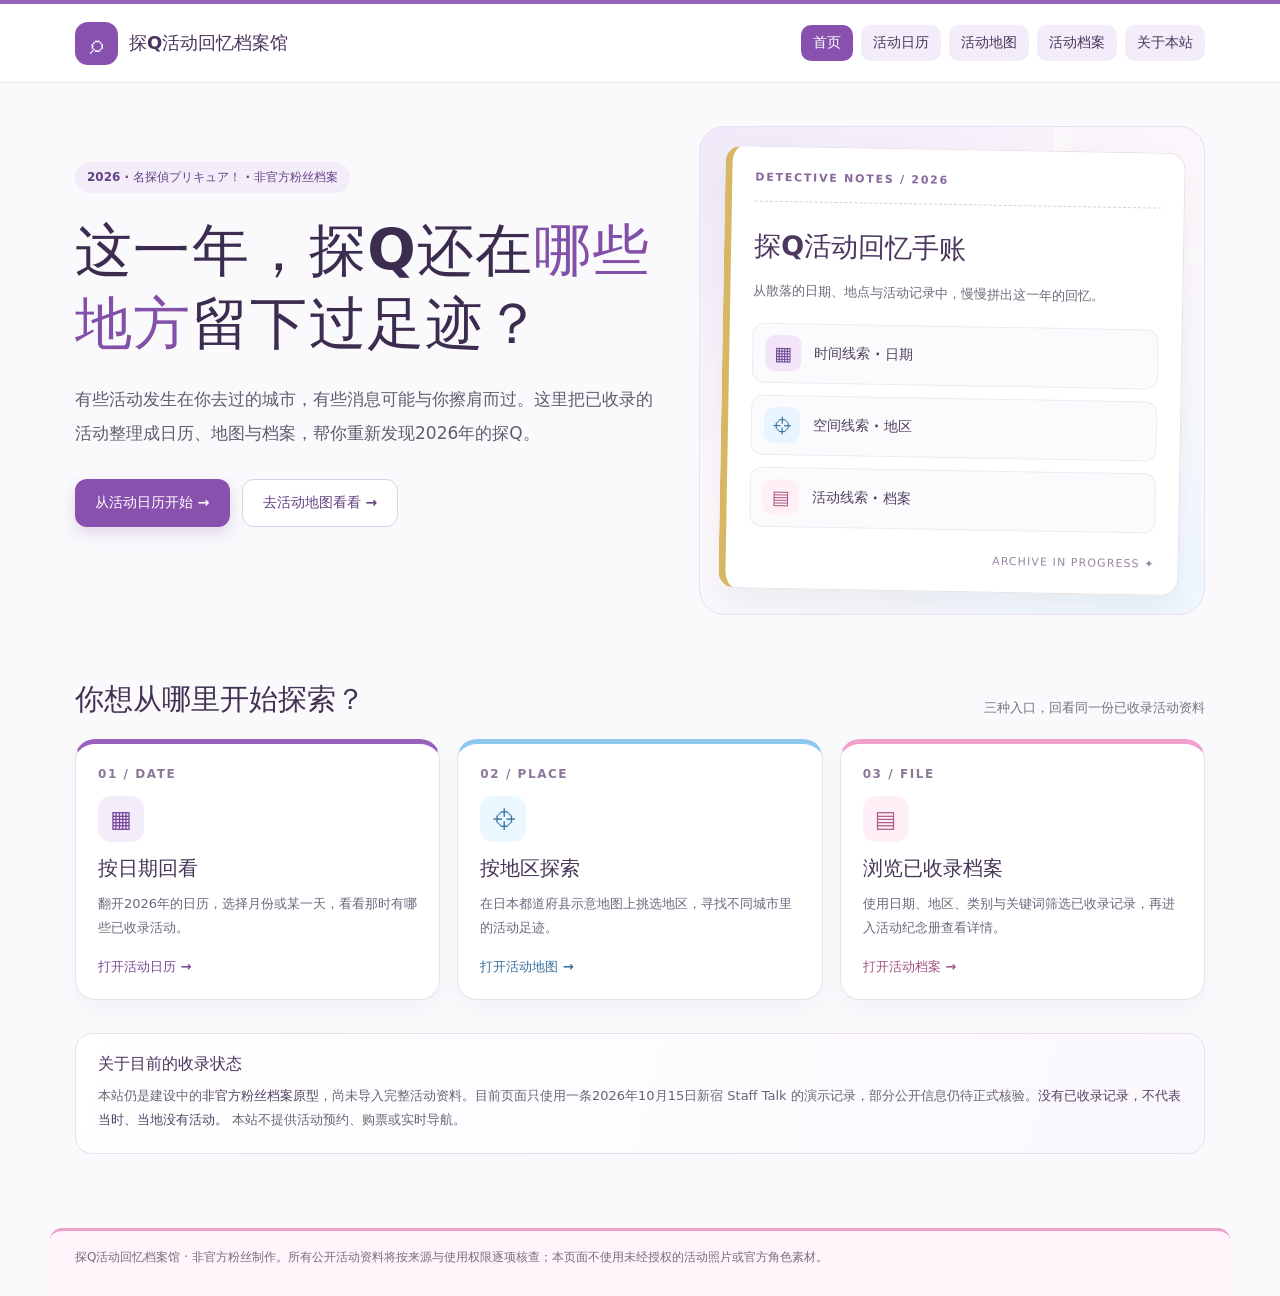
<file: home.html>
<!doctype html>
<html lang="zh-CN">
<head>
<meta charset="utf-8">
<meta name="viewport" content="width=device-width,initial-scale=1">
<meta name="theme-color" content="#faf9fc">
<meta name="description" content="非官方《名探偵プリキュア！》2026年活动回忆档案馆：按日期、地区和已收录活动档案，重新发现这一年的活动足迹。">
<title>首页｜探Q活动回忆档案馆</title>
<style>
:root{font-family:"Hiragino Kaku Gothic ProN","Yu Gothic","Microsoft YaHei",system-ui,sans-serif;color:#2c3041;background:#faf9fc;font-synthesis:none}
*{box-sizing:border-box}
body{margin:0;min-width:0}
a{color:inherit}
a:focus-visible{outline:3px solid #8751ad;outline-offset:3px}
.site-header{background:#fff;border-bottom:1px solid #eee9f3}
.head-inner{max-width:1180px;min-height:78px;margin:auto;padding:15px 25px;display:flex;align-items:center;justify-content:space-between;gap:22px}
.brand{display:flex;align-items:center;gap:11px;text-decoration:none;color:#49345b;font-weight:850;font-size:18px}
.brand-mark{display:grid;place-items:center;flex:0 0 43px;width:43px;height:43px;border-radius:13px;background:#9862bc;color:white;font-size:26px}
.site-nav{display:flex;align-items:center;gap:8px;flex-wrap:wrap}
.site-nav a,.site-nav span{padding:9px 12px;border-radius:10px;font-size:14px;font-weight:750}
.site-nav a{text-decoration:none;background:#f1eaf7;color:#49345b}
.site-nav span{color:#777182}
main{max-width:1180px;margin:auto;padding:43px 25px 74px}
.hero{display:grid;grid-template-columns:minmax(0,1.08fr) minmax(300px,.92fr);gap:30px;align-items:stretch}
.hero-copy{padding:36px 3px 26px 0;min-width:0}
.eyebrow{display:inline-block;border-radius:30px;background:#f0e9f6;color:#704394;font-size:12px;font-weight:850;padding:7px 12px}
h1{font-size:clamp(34px,4.8vw,57px);line-height:1.28;letter-spacing:.025em;color:#3c2d50;margin:21px 0 22px}
h1 strong{color:#8250a8;font-weight:900}
.lead{font-size:17px;line-height:2;color:#5f5d70;max-width:620px;margin:0}
.hero-actions{display:flex;align-items:center;flex-wrap:wrap;gap:12px;margin:29px 0 0}
.hero-actions a{display:inline-flex;align-items:center;justify-content:center;min-height:48px;padding:12px 20px;border-radius:12px;font-weight:850;text-decoration:none;font-size:14px}
.hero-actions .primary{background:#8751ad;color:#fff;box-shadow:0 6px 15px #7549a032}
.hero-actions .secondary{background:white;color:#644381;border:1px solid #dcd0e8}
.hero-actions a:hover{transform:translateY(-1px)}
.hero-side{border-radius:26px;background:linear-gradient(148deg,#f0e9f9,#fff9fd 48%,#eff9ff);border:1px solid #e8e0f0;padding:22px;min-width:0;position:relative;overflow:hidden}
.hero-side::before{content:"";position:absolute;width:208px;height:208px;right:-92px;top:-102px;border:17px solid #ffffff88;border-radius:50%;pointer-events:none}
.notebook{position:relative;height:100%;min-height:352px;border:1px solid #e8e0e5;border-left:7px solid #d8b764;border-radius:17px;background:#fff;box-shadow:0 16px 35px #47314a13;padding:24px 23px;transform:rotate(1deg)}
.notebook-top{font-size:11px;font-weight:850;color:#87679b;letter-spacing:.16em;border-bottom:1px dashed #d8cde0;padding-bottom:17px}
.notebook-title{margin:24px 0 12px;color:#4b375f;font-size:27px;line-height:1.5;font-weight:900}
.notebook-sub{color:#6f6878;line-height:1.85;margin:0 0 20px;font-size:13px}
.paper-steps{display:grid;gap:12px}
.paper-step{display:flex;align-items:center;gap:13px;padding:11px 12px;border:1px solid #eeeaf2;border-radius:12px;background:#fbfafd;color:#51435f;font-weight:800;font-size:14px}
.paper-step .step-icon{display:grid;place-items:center;width:36px;height:36px;flex:0 0 36px;border-radius:10px;background:#f1e5f7;color:#6e4792;font-size:19px}
.paper-step:nth-child(2) .step-icon{background:#e8f5fe;color:#3974a0}
.paper-step:nth-child(3) .step-icon{background:#fff0f6;color:#ad5c89}
.paper-foot{font-size:11px;color:#98879f;letter-spacing:.1em;text-align:right;margin-top:24px}
.section-head{margin:65px 0 19px;display:flex;align-items:end;justify-content:space-between;gap:20px}
.section-head h2{font-size:clamp(22px,2.8vw,29px);color:#423253;margin:0}
.section-head p{margin:0;color:#797184;font-size:13px;line-height:1.7}
.entry-grid{display:grid;grid-template-columns:repeat(3,minmax(0,1fr));gap:17px}
.entry-card{position:relative;display:flex;flex-direction:column;min-width:0;min-height:239px;background:#fff;border:1px solid #e8e2ed;border-radius:20px;box-shadow:0 8px 20px #3c2a450a;padding:23px 22px;text-decoration:none}
.entry-card:hover{box-shadow:0 13px 25px #5035631c;transform:translateY(-2px)}
.entry-card.calendar{border-top:5px solid #9862bc}
.entry-card.map{border-top:5px solid #8ec8ef}
.entry-card.archive{border-top:5px solid #efa1cc}
.entry-number{font-size:12px;font-weight:900;letter-spacing:.13em;color:#8c7898}
.entry-icon{display:grid;place-items:center;width:46px;height:46px;border-radius:13px;background:#f3ecf9;color:#74459a;font-size:23px;margin:15px 0 13px}
.entry-card.map .entry-icon{background:#ecf8ff;color:#3977a1}
.entry-card.archive .entry-icon{background:#fff0f7;color:#ae5d8a}
.entry-card h3{font-size:20px;color:#473658;margin:0 0 10px}
.entry-card p{margin:0 0 18px;color:#6c687b;font-size:13px;line-height:1.85}
.entry-link{margin-top:auto;font-size:13px;font-weight:900;color:#774a99}
.entry-card.map .entry-link{color:#376f9d}
.entry-card.archive .entry-link{color:#a35381}
.status-note{margin-top:33px;border:1px solid #eadfee;border-radius:17px;background:linear-gradient(105deg,#fff,#fbf8fd);padding:20px 22px}
.status-note h2{margin:0 0 9px;font-size:16px;color:#49345b}
.status-note p{margin:0;font-size:13px;line-height:1.9;color:#6a6376}
.status-note strong{color:#514264}
.site-footer{max-width:1180px;margin:auto;padding:16px 25px 28px;color:#746f7d;font-size:12px;line-height:1.85}
@media(max-width:900px){
.hero{grid-template-columns:1fr;gap:18px}
.hero-copy{padding:10px 0 15px}
.hero-side{max-width:100%}
.notebook{min-height:0;transform:none}
.section-head{margin-top:43px}
}
@media(max-width:680px){
.entry-grid{grid-template-columns:1fr}
.entry-card{min-height:0}
.section-head{display:block}
.section-head p{margin-top:7px}
}
@media(max-width:560px){
.head-inner{display:block;padding:14px 15px}.brand{font-size:16px}
.site-nav{margin-top:12px;gap:5px}
.site-nav a,.site-nav span{font-size:12px;padding:7px 9px}
main{padding:27px 13px 45px}
h1{font-size:clamp(29px,9vw,40px);margin:17px 0}
.lead{font-size:15px}
.hero-actions a{flex:1 1 150px}
.hero-side{padding:13px;border-radius:19px}
.notebook{padding:18px;border-radius:14px}
.notebook-title{margin-top:17px;font-size:23px}
.section-head{margin-top:38px}
.entry-card{padding:19px}
.status-note{padding:17px}
.site-footer{padding:15px 14px 24px}
}
@media(prefers-reduced-motion:reduce){*{transition:none!important;animation:none!important;transform:none!important}}
</style>
<link rel="stylesheet" href="./assets/theme-v12.css">
</head>
<body>
<header class="site-header">
  <div class="head-inner">
    <a class="brand" href="./home.html" aria-label="探Q活动回忆档案馆首页"><span class="brand-mark" aria-hidden="true">⌕</span><span>探Q活动回忆档案馆</span></a>
    <nav class="site-nav" aria-label="网站导航">
      <a href="./home.html" aria-current="page">首页</a>
      <a href="./index.html">活动日历</a>
      <a href="./map.html">活动地图</a>
      <a href="./archive.html">活动档案</a>
      <a href="./about.html">关于本站</a>
    </nav>
  </div>
</header>
<main>
  <section class="hero" aria-labelledby="home-title">
    <div class="hero-copy">
      <span class="eyebrow">2026 · 名探偵プリキュア！ · 非官方粉丝档案</span>
      <h1 id="home-title">这一年，探Q还在<strong>哪些地方</strong>留下过足迹？</h1>
      <p class="lead">有些活动发生在你去过的城市，有些消息可能与你擦肩而过。这里把已收录的活动整理成日历、地图与档案，帮你重新发现2026年的探Q。</p>
      <div class="hero-actions">
        <a class="primary" href="./index.html">从活动日历开始 →</a>
        <a class="secondary" href="./map.html">去活动地图看看 →</a>
      </div>
    </div>
    <div class="hero-side" aria-hidden="true">
      <div class="notebook">
        <div class="notebook-top">DETECTIVE NOTES / 2026</div>
        <div class="notebook-title">探Q活动回忆手账</div>
        <p class="notebook-sub">从散落的日期、地点与活动记录中，慢慢拼出这一年的回忆。</p>
        <div class="paper-steps">
          <div class="paper-step"><span class="step-icon">▦</span>时间线索 · 日期</div>
          <div class="paper-step"><span class="step-icon">⌖</span>空间线索 · 地区</div>
          <div class="paper-step"><span class="step-icon">▤</span>活动线索 · 档案</div>
        </div>
        <div class="paper-foot">ARCHIVE IN PROGRESS ✦</div>
      </div>
    </div>
  </section>

  <section aria-labelledby="explore-title">
    <div class="section-head">
      <h2 id="explore-title">你想从哪里开始探索？</h2>
      <p>三种入口，回看同一份已收录活动资料</p>
    </div>
    <div class="entry-grid">
      <a class="entry-card calendar" href="./index.html">
        <span class="entry-number">01 / DATE</span><span class="entry-icon" aria-hidden="true">▦</span>
        <h3>按日期回看</h3>
        <p>翻开2026年的日历，选择月份或某一天，看看那时有哪些已收录活动。</p>
        <span class="entry-link">打开活动日历 →</span>
      </a>
      <a class="entry-card map" href="./map.html">
        <span class="entry-number">02 / PLACE</span><span class="entry-icon" aria-hidden="true">⌖</span>
        <h3>按地区探索</h3>
        <p>在日本都道府县示意地图上挑选地区，寻找不同城市里的活动足迹。</p>
        <span class="entry-link">打开活动地图 →</span>
      </a>
      <a class="entry-card archive" href="./archive.html">
        <span class="entry-number">03 / FILE</span><span class="entry-icon" aria-hidden="true">▤</span>
        <h3>浏览已收录档案</h3>
        <p>使用日期、地区、类别与关键词筛选已收录记录，再进入活动纪念册查看详情。</p>
        <span class="entry-link">打开活动档案 →</span>
      </a>
    </div>
  </section>

  <aside class="status-note" aria-labelledby="status-title">
    <h2 id="status-title">关于目前的收录状态</h2>
    <p>本站仍是建设中的<strong>非官方粉丝档案原型</strong>，尚未导入完整活动资料。目前页面只使用一条2026年10月15日新宿 Staff Talk 的演示记录，部分公开信息仍待正式核验。<strong>没有已收录记录，不代表当时、当地没有活动。</strong> 本站不提供活动预约、购票或实时导航。</p>
  </aside>
</main>
<footer class="site-footer">探Q活动回忆档案馆 · 非官方粉丝制作。所有公开活动资料将按来源与使用权限逐项核查；本页面不使用未经授权的活动照片或官方角色素材。</footer>
</body>
</html>
</file>
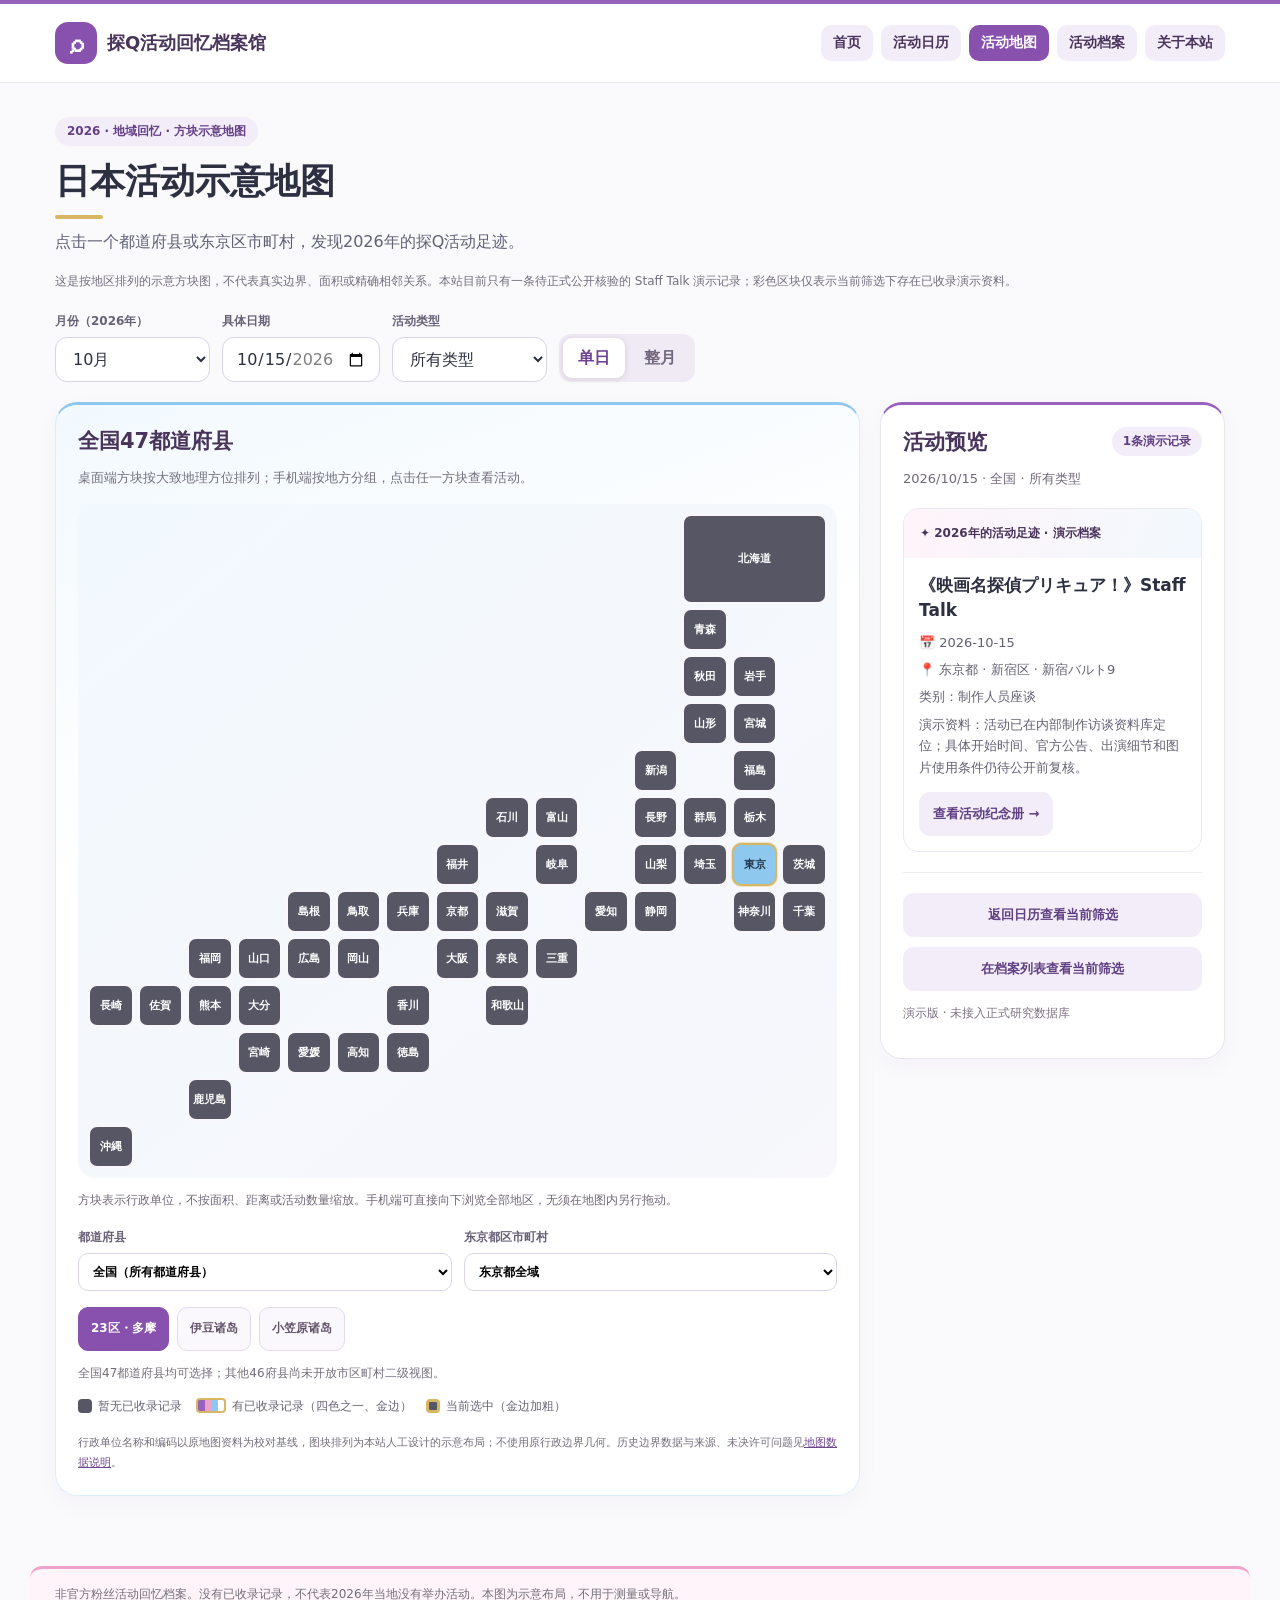
<file: map.html>
<!doctype html>
<html lang="zh-CN">
<head>
<meta charset="utf-8">
<meta name="viewport" content="width=device-width,initial-scale=1">
<meta name="theme-color" content="#faf9fc">
<title>日本活动示意地图｜探Q活动回忆档案馆</title>
<style>
:root{font-family:"Hiragino Kaku Gothic ProN","Yu Gothic","Microsoft YaHei",system-ui,sans-serif;color:#2c3041;background:#faf9fc}
*{box-sizing:border-box}
body{margin:0;min-width:0}button,input,select{font:inherit}button{cursor:pointer}
a:focus-visible,button:focus-visible,select:focus-visible,input:focus-visible{outline:3px solid #8751ad;outline-offset:3px}
header{background:#fff;border-bottom:1px solid #eee9f3}
.header-inner{max-width:1220px;margin:auto;min-height:78px;padding:16px 25px;display:flex;gap:24px;justify-content:space-between;align-items:center}
.logo{display:flex;align-items:center;gap:10px;text-decoration:none;font-weight:850;color:#49345b;font-size:18px}
.logo-symbol{display:grid;place-items:center;width:42px;height:42px;background:#9862bc;color:#fff;border-radius:13px;font-size:26px}
nav{display:flex;align-items:center;gap:8px;flex-wrap:wrap}
nav a,nav span{display:inline-block;padding:9px 12px;border-radius:10px;font-size:14px;font-weight:800}
nav a{text-decoration:none;color:#49345b;background:#f2eaf8}nav span{color:#847a8a}
main{max-width:1220px;margin:auto;padding:34px 25px 70px}
.eyebrow{display:inline-block;padding:6px 12px;border-radius:50px;background:#f0e9f6;color:#714b92;font-size:12px;font-weight:800}
h1{font-size:clamp(25px,3vw,35px);margin:12px 0 9px}
.lead{color:#606176;line-height:1.8;margin:0 0 14px}
.disclaimer{font-size:12px;color:#736e7d;line-height:1.7;margin:0 0 20px}
.filters{display:flex;align-items:end;gap:12px;flex-wrap:wrap;margin:22px 0 20px}
.field{display:grid;gap:7px;min-width:155px}.field label{font-size:12px;color:#686279;font-weight:800}
.field select,.field input{padding:11px 13px;border-radius:12px;border:1px solid #dad3e5;background:#fff;color:#2c3041;min-height:44px}
.mode{display:flex;gap:4px;border-radius:12px;background:#f0eaf4;padding:4px}
.mode button{border:0;background:transparent;border-radius:9px;color:#72667c;font-weight:750;min-height:40px;padding:9px 15px}
.mode button[aria-pressed="true"]{background:#fff;color:#704296;box-shadow:0 1px 6px #23152920}
.layout{display:grid;grid-template-columns:minmax(0,7fr) minmax(285px,3fr);align-items:start;gap:20px}
.layout>*{min-width:0}
.panel{background:#fff;border:1px solid #eeeaf2;border-radius:22px;padding:22px;box-shadow:0 8px 25px #32243d08;min-width:0}
.map-title{display:flex;align-items:center;justify-content:space-between;gap:12px;flex-wrap:wrap}
.map-title h2,.panel h2{margin:0;font-size:21px;color:#49345b}
.map-title button{border:1px solid #e8ddf0;background:#faf6fd;border-radius:10px;color:#754c97;min-height:44px;padding:8px 12px;font-weight:800}
.map-tip{font-size:13px;line-height:1.7;color:#716e7c;margin:12px 0 15px}
.map-canvas{min-width:0;border-radius:17px;background:linear-gradient(140deg,#faf9fe,#f3f4fa);padding:10px;overflow:visible}
.pref-board{display:grid;grid-template-columns:repeat(15,minmax(0,1fr));grid-template-rows:repeat(14,minmax(43px,auto));gap:4px;max-width:100%;align-items:stretch}
.pref-group{display:contents}.pref-group-heading{display:none}
.region-tile{min-width:0;min-height:42px;padding:5px 2px;display:flex;align-items:center;justify-content:center;text-align:center;
 border:2px solid #f9f7fb;border-radius:9px;background:var(--theme-no-record,#575665);color:#fff;
 font-size:11px;line-height:1.25;font-weight:850;overflow-wrap:anywhere;cursor:pointer;transition:box-shadow .15s,transform .15s}
.region-tile:hover{box-shadow:0 0 0 2px #9862bc55;transform:translateY(-1px)}
.region-tile:focus-visible{position:relative;z-index:1;outline:3px solid #8751ad;outline-offset:2px}
.pref-tile{grid-column:var(--col)/span var(--tile-w);grid-row:var(--row)/span var(--tile-h)}
.region-tile.has-record{border-color:var(--theme-gold,#d8b764);box-shadow:0 0 0 1px #d8b76455}
.region-tile.record-purple{background:var(--theme-purple,#9862bc);color:#fff}
.region-tile.record-pink{background:var(--theme-pink,#efa1cc);color:#34223d}
.region-tile.record-blue{background:var(--theme-blue,#8ec8ef);color:#25374c}
.region-tile.record-white{background:var(--theme-white,#fff);color:#49345b}
.region-tile.selected{outline:3px solid var(--theme-gold,#d8b764);outline-offset:0;
 box-shadow:inset 0 0 0 2px var(--theme-gold,#d8b764),0 0 7px #b18f4570}
.region-tile.selected.has-record{outline-width:4px}
.tokyo-sections{display:grid;gap:22px}
.tokyo-section{min-width:0}
.tokyo-section h3{font-size:15px;color:#49345b;margin:0 0 11px;padding-left:10px;border-left:4px solid var(--theme-blue,#8ec8ef)}
.tokyo-grid{display:grid;grid-template-columns:repeat(6,minmax(0,1fr));gap:9px}
.tokyo-tile{min-height:56px;font-size:12px;padding:8px 4px}
.map-note{font-size:12px;line-height:1.8;color:#706879;margin:12px 0 0}
.region-controls{display:grid;grid-template-columns:1fr 1fr;gap:12px;margin-top:17px}
.region-controls label{display:grid;gap:7px;color:#696178;font-size:12px;font-weight:800}
.region-controls select{min-width:0;max-width:100%;border:1px solid #ddd5e7;border-radius:10px;padding:10px;background:#fff}
.tabs{display:flex;gap:8px;margin:16px 0 10px;flex-wrap:wrap}
.tabs button{border:1px solid #e4daed;background:#faf8fc;border-radius:10px;padding:9px 12px;color:#67566e;font-weight:750;font-size:12px;min-height:44px}
.tabs button[aria-pressed="true"]{background:#9862bc;color:#fff;border-color:#9862bc}
.legend{display:flex;flex-wrap:wrap;gap:14px;font-size:12px;color:#696476;margin:15px 0 0;align-items:center}
.swatch{display:inline-block;width:14px;height:14px;border-radius:4px;vertical-align:-3px;margin-right:6px}
.swatch.gray{background:#575665}
.swatch.lit{background:linear-gradient(90deg,#9862bc 0% 25%,#efa1cc 25% 50%,#8ec8ef 50% 75%,#fff 75%);border:2px solid #d8b764;width:29px}
.swatch.chosen{background:#575665;border:3px solid #d8b764}
.map-credits{font-size:11px;color:#736d7b;line-height:1.8;margin:18px 0 0}
.map-credits a{color:#6f4690}
.small-note{margin:12px 0 0;color:#756e7c;line-height:1.7;font-size:12px}
.result-head{display:flex;align-items:center;justify-content:space-between;gap:12px}
.count{border-radius:30px;background:#f2eaf9;padding:6px 11px;font-size:12px;font-weight:850;color:#6b4689}
.selection-summary{margin:12px 0 18px;color:#6f6879;font-size:13px;line-height:1.7}
.events{display:grid;gap:14px}
.event{border:1px solid #eee8f3;border-radius:15px;overflow:hidden}
.event-head{padding:16px;background:linear-gradient(120deg,#efe2f7,#e5f1fc);font-weight:850;font-size:12px;color:#785a8c}
.event-body{padding:15px}.event-body h3{font-size:17px;line-height:1.45;margin:0 0 9px;overflow-wrap:anywhere}
.event-body p{font-size:13px;line-height:1.65;color:#646072;margin:6px 0}
.event-detail{display:inline-flex;align-items:center;min-height:44px;margin-top:8px;padding:10px 14px;border-radius:11px;background:#f1eaf8;color:#704395;text-decoration:none;font-size:13px;font-weight:800}
.event-detail:hover{background:#e6d6f1}
.empty{border:1px dashed #d9d0e4;background:#faf9fc;border-radius:13px;padding:22px 14px;text-align:center;color:#6d6877;line-height:1.8;font-size:13px}
.empty strong{display:block;color:#49345b;margin-bottom:6px}
.divider{height:1px;background:#eeeaf1;margin:20px 0}
.secondary-link{display:block;text-align:center;text-decoration:none;padding:13px;border-radius:11px;color:#784d98;background:#f2ecf7;font-weight:800;font-size:13px;min-height:44px}
.status{font-size:12px;color:#7d7282;margin-top:12px;line-height:1.7}
footer{max-width:1220px;margin:auto;padding:0 25px 28px;font-size:12px;line-height:1.8;color:#716f7a}
@media(max-width:1110px){.layout{grid-template-columns:minmax(0,1fr)}}
@media(max-width:950px){
 .pref-board{grid-template-columns:repeat(4,minmax(0,1fr));grid-template-rows:none;grid-auto-rows:auto;gap:9px}
 .pref-group-heading{display:block;grid-column:1/-1;margin:11px 0 1px;padding:7px 9px;color:#49345b;border-left:4px solid #8ec8ef;font-size:14px;font-weight:850}
 .pref-tile{grid-column:auto;grid-row:auto;min-height:55px;font-size:14px;padding:9px 5px}
 .map-canvas{padding:8px}
}
@media(max-width:560px){
 .header-inner{display:block;padding:14px 15px}.logo{font-size:16px}
 nav{margin-top:12px;gap:5px}nav a,nav span{font-size:12px;padding:7px 9px}
 main{padding:24px 12px 45px}.field{flex:1 1 145px;min-width:0}
 .field select,.field input{width:100%}
 .mode{width:100%;display:grid;grid-template-columns:1fr 1fr}
 .panel{padding:14px;border-radius:16px}
 .map-title h2{font-size:18px}.map-tip{font-size:12px}
 .pref-board,.tokyo-grid{grid-template-columns:repeat(3,minmax(0,1fr));gap:8px}
 .pref-tile,.tokyo-tile{min-height:54px;font-size:13px}
 .region-controls{grid-template-columns:1fr}
 .tabs{gap:5px}.tabs button{font-size:11px;padding:8px 10px}
}
@media(prefers-reduced-motion:reduce){*{transition:none!important;animation:none!important}}
</style>
<link rel="stylesheet" href="./assets/theme-v12.css">
</head>
<body>
<header><div class="header-inner">
<a class="logo" href="./home.html"><span class="logo-symbol" aria-hidden="true">⌕</span>探Q活动回忆档案馆</a>
<nav aria-label="导航"><a href="./home.html">首页</a><a id="calendar-link" href="./index.html">活动日历</a><a href="./map.html" aria-current="page">活动地图</a><a href="./archive.html">活动档案</a><a href="./about.html">关于本站</a></nav>
</div></header>
<main>
<span class="eyebrow">2026 · 地域回忆 · 方块示意地图</span>
<h1>日本活动示意地图</h1>
<p class="lead">点击一个都道府县或东京区市町村，发现2026年的探Q活动足迹。</p>
<p class="disclaimer">这是按地区排列的示意方块图，不代表真实边界、面积或精确相邻关系。本站目前只有一条待正式公开核验的 Staff Talk 演示记录；彩色区块仅表示当前筛选下存在已收录演示资料。</p>
<section class="filters" aria-label="时间与类型条件">
 <div class="field"><label for="month">月份（2026年）</label><select id="month"></select></div>
 <div class="field" id="date-field"><label for="date">具体日期</label><input id="date" type="date" min="2026-01-01" max="2026-12-31" value="2026-10-15"></div>
 <div class="field"><label for="category">活动类型</label><select id="category"><option value="all">所有类型</option><option value="staff_talk">制作人员座谈</option><option value="other">其他类型</option></select></div>
 <div class="mode" aria-label="时间范围">
  <button id="mode-day" type="button" aria-pressed="true">单日</button><button id="mode-month" type="button" aria-pressed="false">整月</button>
 </div>
</section>
<div class="layout">
<section class="panel" id="map-panel" aria-labelledby="map-heading">
 <div class="map-title"><h2 id="map-heading">全国47都道府县</h2><button type="button" id="back" hidden>返回全国</button></div>
 <p class="map-tip" id="map-tip">桌面端按大致地理位置排列；手机端按地方分组，点击方块选择行政区。</p>
 <div class="map-canvas" id="map-canvas" aria-label="地区方块示意地图"><p>正在载入示意布局……</p></div>
 <p class="map-note">方块表示行政单位，不按面积、距离或活动数量缩放。手机端可直接向下浏览全部地区，无须在地图内另行拖动。</p>
 <div class="region-controls">
  <label>都道府县<select id="prefecture"><option value="all">全国（所有都道府县）</option></select></label>
  <label id="municipality-field" hidden>东京都区市町村<select id="municipality"><option value="all">东京都全域</option></select></label>
 </div>
 <div class="tabs" id="island-tabs" hidden>
  <button type="button" data-view="mainland" aria-pressed="true">23区・多摩</button>
  <button type="button" data-view="izu" aria-pressed="false">伊豆诸岛</button>
  <button type="button" data-view="ogasawara" aria-pressed="false">小笠原诸岛</button>
 </div>
 <p class="small-note" id="drill-note">点击东京都可进入62个区市町村的二级示意图。其他府县的二级行政区尚未制作。</p>
 <div class="legend"><span><i class="swatch gray"></i>暂无已收录记录</span><span><i class="swatch lit"></i>有已收录记录（四色之一、金边）</span><span><i class="swatch chosen"></i>当前选中（金边加粗）</span></div>
 <p class="map-credits">行政单位名称和编码以原地图资料为校对基线，图块排列为本站人工设计的示意布局；不使用原行政边界几何。历史边界数据与来源、未决许可问题见<a href="https://github.com/enhayato/star-detective-precure-web-lab/blob/main/docs/MAP_DATA.md" target="_blank" rel="noopener noreferrer">地图数据说明</a>。</p>
</section>
<aside class="panel result" aria-labelledby="event-heading">
 <div class="result-head"><h2 id="event-heading">活动预览</h2><span class="count" id="count">0条</span></div>
 <p class="selection-summary" id="selection" aria-live="polite"></p>
 <div class="events" id="events" aria-live="polite"></div>
 <div class="divider"></div>
 <a class="secondary-link" id="calendar-return" href="./index.html">返回日历查看当前筛选</a>
 <a class="secondary-link" id="archive-return" href="./archive.html" style="margin-top:10px">在档案列表查看当前筛选</a>
 <p class="status" id="archive-granularity-note" hidden>档案列表仅支持“东京都／其他地区”粗粒度筛选，具体府县或区市町村条件会扩大到对应地区。</p>
 <p class="status" id="granularity-note" hidden>日历目前只支持“东京都／其他地区”两类地区筛选；返回日历时保留日期和类型，但具体府县或区市町村会合并为对应大区。</p>
 <p class="status" id="status">演示版 · 未接入正式研究数据库</p>
</aside>
</div>
</main>
<footer>非官方粉丝活动回忆档案。没有已收录记录，不代表2026年当地没有举办活动。本图为示意布局，不用于测量或导航。</footer>
<script>
"use strict";
const $=id=>document.getElementById(id);
const q=new URLSearchParams(location.search);
const validMonth=s=>/^(?:[1-9]|1[0-2])$/.test(String(s));
const validDate=s=>typeof s==="string"&&/^2026-(0[1-9]|1[0-2])-(0[1-9]|[12]\d|3[01])$/.test(s)&&(()=>{
 const a=s.split("-").map(Number);return new Date(a[0],a[1]-1,a[2]).getMonth()===a[1]-1;
})();
const dt=(m,d)=>"2026-"+String(m).padStart(2,"0")+"-"+String(d).padStart(2,"0");
const state={
 month:validMonth(q.get("month"))?Number(q.get("month")):10,
 mode:q.get("mode")==="month"?"month":"day",
 date:validDate(q.get("date"))?q.get("date"):"2026-10-15",
 pref:"all",muni:"all",view:"mainland",region:"all",category:"all"
};
if(Number(state.date.slice(5,7))!==state.month)state.date=dt(state.month,1);
let layout=null,sample=[];
const colors=["purple","pink","blue","white"];
const prefById=id=>layout.prefectures.items.find(f=>f.id===id);
const muniById=id=>layout.tokyo.items.find(f=>f.id===id);
function text(tag,value,className){
 const el=document.createElement(tag);el.textContent=value;
 if(className)el.className=className;return el;
}
function regionFromPref(pref){return pref==="all"?"all":pref==="13"?"tokyo":"other";}
function restoreLocationAndCategory(params){
 const pref=params.get("pref");
 state.pref=prefById(pref)?pref:"all";
 if(state.pref==="all"&&params.get("region")==="tokyo")state.pref="13";
 state.region=state.pref==="all"?(params.get("region")==="other"?"other":"all"):regionFromPref(state.pref);
 const muni=params.get("muni");
 state.muni=state.pref==="13"&&muniById(muni)?muni:"all";
 state.view=["mainland","izu","ogasawara"].includes(params.get("view"))?params.get("view"):"mainland";
 if(state.muni!=="all")state.view=layout.tokyo.groups.find(g=>g.id===muniById(state.muni).group).view;
 state.category=["all","staff_talk","other"].includes(params.get("category"))?params.get("category"):"all";
}
function getQuery(){
 const p=new URLSearchParams({month:String(state.month),mode:state.mode,date:state.date});
 if(state.pref!=="all")p.set("pref",state.pref);
 if(state.pref==="all"&&state.region==="other")p.set("region","other");
 if(state.category!=="all")p.set("category",state.category);
 if(state.pref==="13"&&state.muni!=="all")p.set("muni",state.muni);
 if(state.pref==="13"&&state.view!=="mainland")p.set("view",state.view);
 return p;
}
function persist(){history.pushState(null,"",location.pathname+"?"+getQuery().toString());}
function scrollToMap(){
 if(window.matchMedia&&window.matchMedia("(max-width:950px)").matches)$("map-panel").scrollIntoView({behavior:"auto",block:"start"});
}
function setPref(value){
 const changed=(state.pref==="13")!==(value==="13");
 state.pref=value;state.region=regionFromPref(value);
 state.muni="all";state.view="mainland";
 persist();render();if(changed)scrollToMap();
}
function setMuni(value){
 const oldView=state.view;
 state.muni=value;
 if(value!=="all")state.view=layout.tokyo.groups.find(g=>g.id===muniById(value).group).view;
 persist();render();
 if(state.view!==oldView)scrollToMap();
}
function changeMonth(month){
 if(month<1||month>12)return;
 state.month=month;state.date=dt(month,1);persist();render();
}
function eventsInRange(){
 const end=state.mode==="month"?dt(state.month,new Date(2026,state.month,0).getDate()):state.date;
 const start=state.mode==="month"?dt(state.month,1):state.date;
 return sample.filter(e=>e.start<=end&&e.end>=start&&(state.category==="all"||e.category===state.category));
}
function eventsForMapScope(){
 const matches=eventsInRange();
 return state.pref==="all"&&state.region==="other"?matches.filter(e=>e.pref!=="13"):matches;
}
function hasEvent(id,level){return eventsForMapScope().some(e=>level==="pref"?e.pref===id:e.muni===id);}
function makeTile(item,level,colorMap){
 const active=hasEvent(item.id,level),selected=level==="pref"?state.pref===item.id:state.muni===item.id;
 const button=text("button",level==="pref"?(item.name==="北海道"?"北海道":item.name.replace(/[都府県]$/,"")):item.name,"region-tile "+(level==="pref"?"pref-tile":"tokyo-tile"));
 button.type="button";
 const key=level+":"+item.id;
 if(active){
  if(!colorMap.has(key))colorMap.set(key,colors[Math.floor(Math.random()*colors.length)]);
  button.classList.add("has-record","record-"+colorMap.get(key));
 }
 if(selected)button.classList.add("selected");
 button.setAttribute("aria-pressed",String(selected));
 button.setAttribute("aria-label",item.name+"，"+(active?"有已收录演示记录":"当前无已收录演示记录")+(selected?"，已选中":""));
 button.title=item.name;
 if(level==="pref"){
  button.style.setProperty("--col",item.col);
  button.style.setProperty("--row",item.row);
  button.style.setProperty("--tile-w",item.w);
  button.style.setProperty("--tile-h",item.h);
 }
 button.addEventListener("click",()=>level==="pref"?setPref(item.id):setMuni(item.id));
 return button;
}
function drawPrefectureBoard(root,colorMap){
 const board=text("div","","pref-board");
 for(const group of layout.prefectures.groups){
  const section=text("div","","pref-group");
  section.append(text("h3",group.name,"pref-group-heading"));
  for(const item of layout.prefectures.items.filter(x=>x.group===group.id))section.append(makeTile(item,"pref",colorMap));
  board.append(section);
 }
 root.append(board);
}
function drawTokyoBoard(root,colorMap){
 const groups=layout.tokyo.groups.filter(g=>g.view===state.view);
 const container=text("div","","tokyo-sections");
 for(const group of groups){
  const section=text("section","","tokyo-section"),heading=text("h3",group.name);
  const grid=text("div","","tokyo-grid");
  grid.setAttribute("aria-label",group.name);
  for(const item of layout.tokyo.items.filter(x=>x.group===group.id))grid.append(makeTile(item,"muni",colorMap));
  section.append(heading,grid);container.append(section);
 }
 root.append(container);
}
function draw(){
 const colorsByRegion=new Map();
 const canvas=$("map-canvas");canvas.replaceChildren();
 if(state.pref==="13"){
  $("map-heading").textContent="东京都 · 62区市町村";
  $("map-tip").textContent="选择23区・多摩、伊豆诸岛或小笠原诸岛，点击方块查看已有记录；各区块为示意排列。";
  drawTokyoBoard(canvas,colorsByRegion);
  $("municipality-field").hidden=false;$("island-tabs").hidden=false;
  $("drill-note").textContent="东京共62个区市町村：23区、30个多摩市町村及9个岛屿市町村。分组不代表新增行政层级。";
 }else{
  $("map-heading").textContent="全国47都道府县";
  $("map-tip").textContent=state.pref==="all"?
   (state.region==="other"?"当前从日历继承“其他地区”筛选，不显示东京的记录；点选具体府县后恢复该府县的独立查看。":"桌面端方块按大致地理方位排列；手机端按地方分组，点击任一方块查看活动。"):
   "已选择"+(prefById(state.pref)?.name||"地区")+"。仅东京都开放第二级区市町村示意图。";
  drawPrefectureBoard(canvas,colorsByRegion);
  $("municipality-field").hidden=true;$("island-tabs").hidden=true;
  $("drill-note").textContent="全国47都道府县均可选择；其他46府县尚未开放市区町村二级视图。";
 }
 $("back").hidden=state.pref==="all";
 $("prefecture").options[0].textContent=state.pref==="all"&&state.region==="other"?"其他地区（不含东京）":"全国（所有都道府县）";
 $("prefecture").value=state.pref;$("municipality").value=state.muni;
 for(const button of document.querySelectorAll("#island-tabs button"))button.setAttribute("aria-pressed",String(button.dataset.view===state.view));
}
function archiveUrl(){
 const p=new URLSearchParams({month:String(state.month),mode:state.mode,date:state.date});
 const region=state.pref==="all"?state.region:regionFromPref(state.pref);
 if(region!=="all")p.set("region",region);
 if(state.category!=="all")p.set("category",state.category);
 return "./archive.html?"+p.toString();
}
function drawEvents(){
 const found=eventsForMapScope().filter(e=>
  (state.pref==="all"||e.pref===state.pref)&&
  (state.pref!=="13"||state.muni==="all"||e.muni===state.muni));
 $("count").textContent=found.length+"条演示记录";
 const name=state.pref==="all"?(state.region==="other"?"其他地区（不含东京）":"全国"):prefById(state.pref)?.name||"未知地区";
 const sub=state.pref==="13"&&state.muni!=="all"?" · "+muniById(state.muni)?.name:"";
 $("selection").textContent=(state.mode==="month"?"2026年"+state.month+"月":state.date.replace(/-/g,"/"))+
  " · "+name+sub+" · "+(state.category==="staff_talk"?"制作人员座谈":state.category==="other"?"其他类型":"所有类型");
 const root=$("events");root.replaceChildren();
 if(!found.length){
  const el=text("div","","empty");
  el.append(text("strong","当前条件下暂无已收录的演示活动"),text("span","不代表这一日期或这个地区在2026年没有举办相关活动。"));
  root.append(el);
 }else{
  for(const e of found){
   const card=text("article","","event"),top=text("div","✦ 2026年的活动足迹 · 演示档案","event-head"),body=text("div","","event-body");
   body.append(text("h3",e.title),text("p","📅 "+e.start+(e.end!==e.start?" ～ "+e.end:"")),
    text("p","📍 "+e.regionName+" · "+e.venue),text("p","类别："+e.categoryName),text("p",e.note));
   const q=getQuery();q.set("id",e.id);q.set("from","map");
   const link=text("a","查看活动纪念册 →","event-detail");link.href="./event.html?"+q.toString();
   body.append(link);card.append(top,body);root.append(card);
  }
 }
 const back=new URLSearchParams({month:String(state.month),mode:state.mode,date:state.date});
 if(state.region!=="all")back.set("region",state.region);
 if(state.category!=="all")back.set("category",state.category);
 $("calendar-link").href="./index.html?"+back.toString();
 $("calendar-return").href=$("calendar-link").href;
 $("archive-return").href=archiveUrl();
 const lossy=state.pref!=="all"&&(state.pref!=="13"||state.muni!=="all");
 $("archive-granularity-note").hidden=!lossy;
 $("granularity-note").hidden=!lossy;
}
function render(){
 $("month").value=String(state.month);$("category").value=state.category;$("date").value=state.date;
 $("date-field").hidden=state.mode==="month";
 $("mode-day").setAttribute("aria-pressed",String(state.mode==="day"));
 $("mode-month").setAttribute("aria-pressed",String(state.mode==="month"));
 draw();drawEvents();
}
function initControls(){
 for(let m=1;m<=12;m++){const el=document.createElement("option");el.value=String(m);el.textContent=m+"月";$("month").append(el);}
 for(const p of layout.prefectures.items){const el=document.createElement("option");el.value=p.id;el.textContent=p.name;$("prefecture").append(el);}
 for(const p of layout.tokyo.items){const el=document.createElement("option");el.value=p.id;el.textContent=p.name;$("municipality").append(el);}
 $("month").addEventListener("change",e=>changeMonth(Number(e.target.value)));
 $("category").addEventListener("change",e=>{state.category=e.target.value;persist();render();});
 $("date").addEventListener("change",e=>{
  if(!validDate(e.target.value)){render();return;}
  state.date=e.target.value;state.month=Number(state.date.slice(5,7));state.mode="day";persist();render();
 });
 $("mode-day").addEventListener("click",()=>{state.mode="day";persist();render();});
 $("mode-month").addEventListener("click",()=>{state.mode="month";persist();render();});
 $("prefecture").addEventListener("change",e=>setPref(e.target.value));
 $("municipality").addEventListener("change",e=>setMuni(e.target.value));
 $("back").addEventListener("click",()=>setPref("all"));
 for(const button of document.querySelectorAll("#island-tabs button")){
  button.addEventListener("click",()=>{state.view=button.dataset.view;state.muni="all";persist();render();scrollToMap();});
 }
 window.addEventListener("popstate",()=>{
  const params=new URLSearchParams(location.search),month=params.get("month");
  state.month=validMonth(month)?Number(month):10;
  state.mode=params.get("mode")==="month"?"month":"day";
  state.date=validDate(params.get("date"))?params.get("date"):dt(state.month,1);
  if(Number(state.date.slice(5,7))!==state.month)state.date=dt(state.month,1);
  restoreLocationAndCategory(params);render();
 });
}
(async()=>{
 try{
  const result=await Promise.all([fetch("./data/map-schematic-layout.json"),fetch("./data/events-demo.json")]);
  if(result.some(r=>!r.ok))throw Error("地图示意布局或演示活动资料 HTTP 请求失败");
  const [schema,data]=await Promise.all(result.map(r=>r.json()));
  if(schema.schemaVersion!==1||!Array.isArray(schema.prefectures?.items)||!Array.isArray(schema.tokyo?.items)||
     schema.prefectures.items.length!==47||schema.tokyo.items.length!==62)throw Error("行政区示意布局数量或版本异常");
  if(!Array.isArray(data.events)||data.events.some(e=>!e.id||!e.start||!e.end))throw Error("演示活动资料格式异常");
  layout=schema;sample=data.events;
  restoreLocationAndCategory(q);initControls();render();
 }catch(e){
  $("map-canvas").replaceChildren(text("p","地图示意布局或演示资料加载失败，请刷新后重试。"));
  $("status").textContent="数据加载失败："+e.message;console.error(e);
 }
})();
</script>
</body>
</html>
</file>
<file: assets/theme-v12.css>
/*
 * スターキラリングブローチ-inspired five-position theme
 * 上紫 / 下粉 / 左蓝 / 右白 / 中金
 * V1.2 visual extension, no external dependencies.
 * Edit :root variables to adjust the shared three-page palette.
 */
:root {
 --theme-purple:#9862bc;
 --theme-purple-action:#8751ad;
 --theme-purple-light:#f3edf9;
 --theme-purple-ink:#49345b;
 --theme-pink:#efa1cc;
 --theme-pink-light:#fff4fa;
 --theme-blue:#8ec8ef;
 --theme-blue-light:#f2f9fe;
 --theme-white:#fff;
 --theme-gold:#d8b764;
 --theme-gold-light:#fff9ea;
 --theme-no-record:#575665;
 --theme-page:#faf9fc;
 --theme-ink:#2c3041;
 --theme-border:#ebe5f0;
}
html { background:var(--theme-page); color:var(--theme-ink); }
.site-header,body > header {
 background:var(--theme-white);
 border-top:4px solid var(--theme-purple);
 border-bottom:1px solid var(--theme-border);
}
.brand-mark,.logo-symbol { background:var(--theme-purple-action); color:var(--theme-white); }
.site-nav a,nav a { background:var(--theme-purple-light);color:var(--theme-purple-ink); }
.site-nav a:hover,nav a:hover { background:#e9def4; }
.site-nav a[aria-current="page"],nav a[aria-current="page"] {
 background:var(--theme-purple-action);color:var(--theme-white);
}
.eyebrow { background:var(--theme-purple-light); color:#654087; }
.intro h1::after,main > h1::after {
 content:"";display:block;margin-top:10px;width:48px;height:4px;
 border-radius:8px;background:var(--theme-gold);
}
a:focus-visible,button:focus-visible,select:focus-visible,
input:focus-visible,path:focus-visible { outline:3px solid var(--theme-purple-action);outline-offset:3px; }
/* Left: discovery surface in faint blue. Right: clean white reading surface. */
.content-layout > .panel:first-child,.layout > .panel:first-child {
 background:linear-gradient(160deg,var(--theme-blue-light),var(--theme-white) 36%);
 border:1px solid #dbeefa;border-top:3px solid var(--theme-blue);
}
.content-layout > .side-panel,.layout > .panel.result {
 background:var(--theme-white);
 border:1px solid var(--theme-border);border-top:3px solid var(--theme-purple);
}
.event-card,.event,.panel.meta,.section.panel { background:var(--theme-white); }
.days button { background:var(--theme-white); }
.days button:hover { background:var(--theme-blue-light);border-color:var(--theme-blue); }
.days button[aria-pressed="true"] {
 background:var(--theme-purple-action);color:var(--theme-white);
 border:2px solid var(--theme-gold);
 box-shadow:0 0 0 2px var(--theme-gold-light),0 3px 10px #8751ad2b;
}
.day-dot { background:var(--theme-pink); }
.days button[aria-pressed="true"] .day-dot { background:var(--theme-white); }
.calendar-note { border-left:3px solid var(--theme-pink);padding-left:10px; }
.count { background:var(--theme-purple-light);color:#624083; }
.card-banner,.event-head {
 background:linear-gradient(108deg,var(--theme-pink-light),var(--theme-blue-light));
 color:var(--theme-purple-ink);
}
.detail-link,.event-detail,.map-pending,.secondary-link {
 background:var(--theme-purple-light);color:#604082;
}
.detail-link:hover,.event-detail:hover,.map-pending:hover,.secondary-link:hover {
 background:#e9def4;
}
/* Map status: dark grey=no recorded example; one of four colors=recorded.
 * Gold outline marks every recorded region; selection thickens it. */
.map-canvas { background:linear-gradient(140deg,var(--theme-blue-light),#f7f7fc); }
.map-region { fill:var(--theme-no-record); }
/* Every recorded region is independently assigned one of four motif colors.
 * Its gold border denotes a recorded region; selection makes that border stronger. */
.map-region.has-record {
 stroke:var(--theme-gold);
 stroke-width:2.3px;
 filter:drop-shadow(0 0 4px #9a783c88);
}
.map-region.has-record.record-purple { fill:var(--theme-purple); }
.map-region.has-record.record-pink { fill:var(--theme-pink); }
.map-region.has-record.record-blue { fill:var(--theme-blue); }
.map-region.has-record.record-white { fill:var(--theme-white); }
.map-region.selected { stroke:var(--theme-gold);stroke-width:3px; }
.map-region.selected.has-record {
 stroke:var(--theme-gold);
 stroke-width:4px;
 filter:drop-shadow(0 0 6px #997532b0);
}
.swatch.gray { background:var(--theme-no-record); }
.swatch.lit {
 background:linear-gradient(90deg,var(--theme-purple) 0% 25%,var(--theme-pink) 25% 50%,var(--theme-blue) 50% 75%,var(--theme-white) 75% 100%);
 border:2px solid var(--theme-gold);
 width:30px;height:15px;box-shadow:none;
}
.swatch.chosen { background:var(--theme-no-record);border:3px solid var(--theme-gold); }
.tabs button[aria-pressed="true"] {
 background:var(--theme-purple-action);border-color:var(--theme-purple-action);color:#fff;
}
/* Memory page: soft left cover, white right information, restrained gold center. */
.hero > .cover {
 border:2px solid var(--theme-gold);
 background:linear-gradient(137deg,var(--theme-purple-light),var(--theme-pink-light) 48%,var(--theme-blue-light));
}
.cover-label { color:#634384; }
.cover-center { color:var(--theme-purple-ink); }
.cover-center::after {
 content:"";display:block;margin-top:16px;width:64px;height:4px;
 border-radius:8px;background:var(--theme-gold);
}
.hero > .meta { border-top:3px solid var(--theme-purple);background:var(--theme-white); }
.section.wide:first-child { border-left:4px solid var(--theme-blue); }
.section:not(.wide) { border-top:3px solid var(--theme-pink); }
.section.wide:last-child { border-top:3px solid var(--theme-blue); }
.primary { background:var(--theme-purple-action);color:var(--theme-white); }
/* Lower: a restrained pink closing accent. */
.site-footer,body > footer {
 background:var(--theme-pink-light);
 border-top:3px solid var(--theme-pink);
 border-radius:12px 12px 0 0;
 padding-top:15px;
}
@media(prefers-reduced-motion:reduce) {
 *,*::before,*::after { transition:none!important;animation:none!important; }
}
</file>
